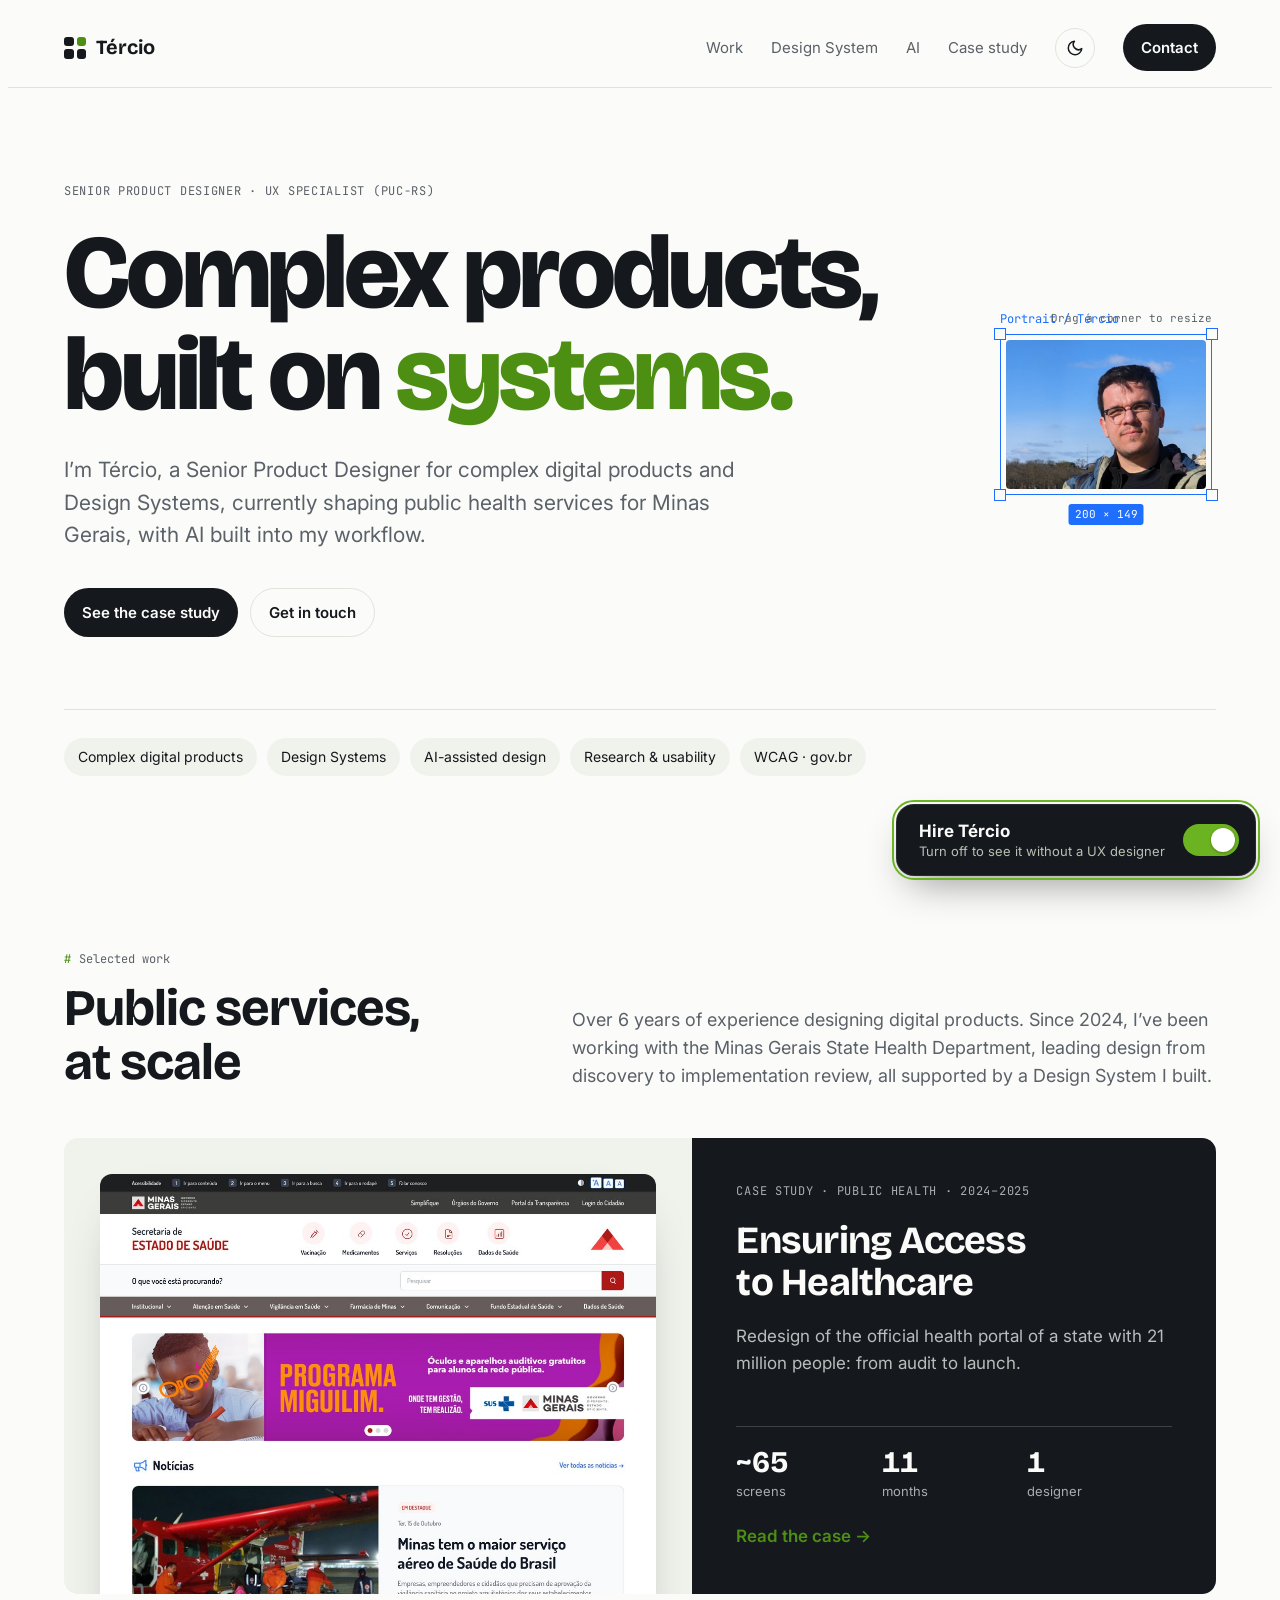
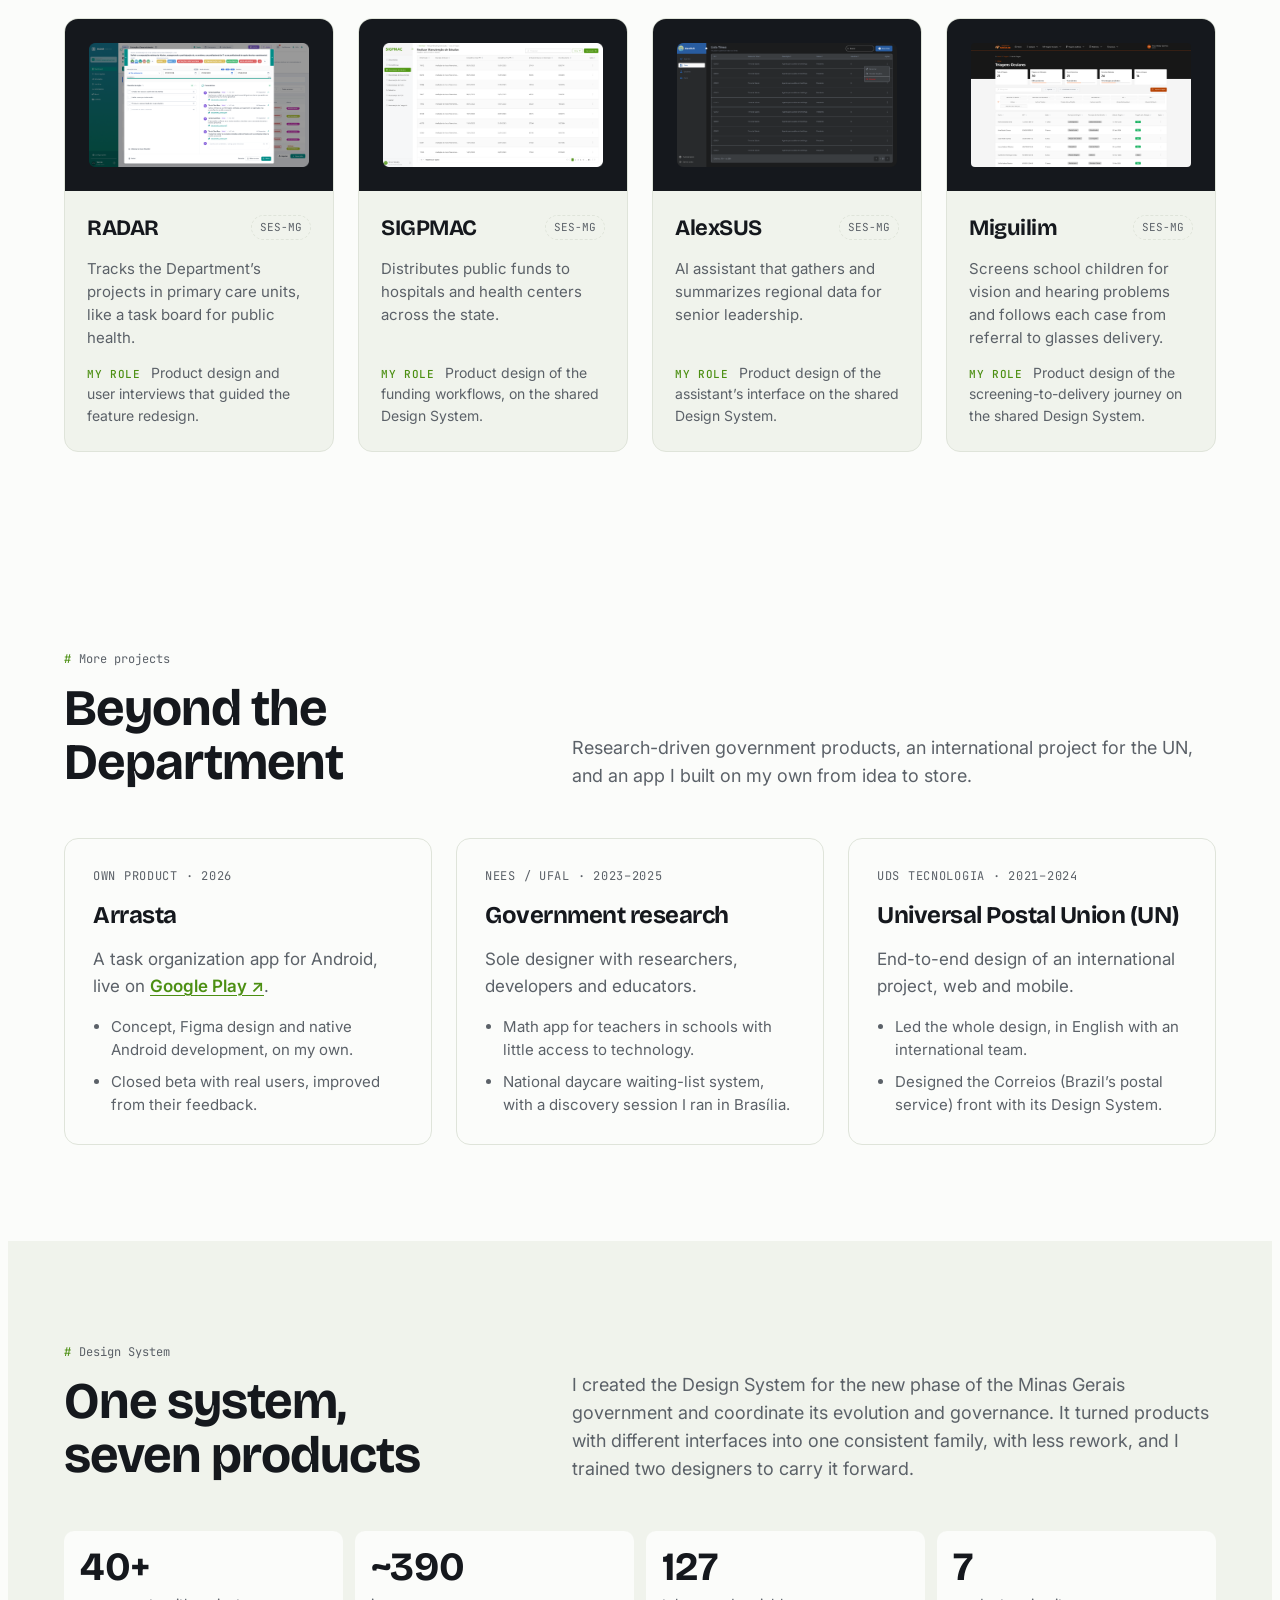
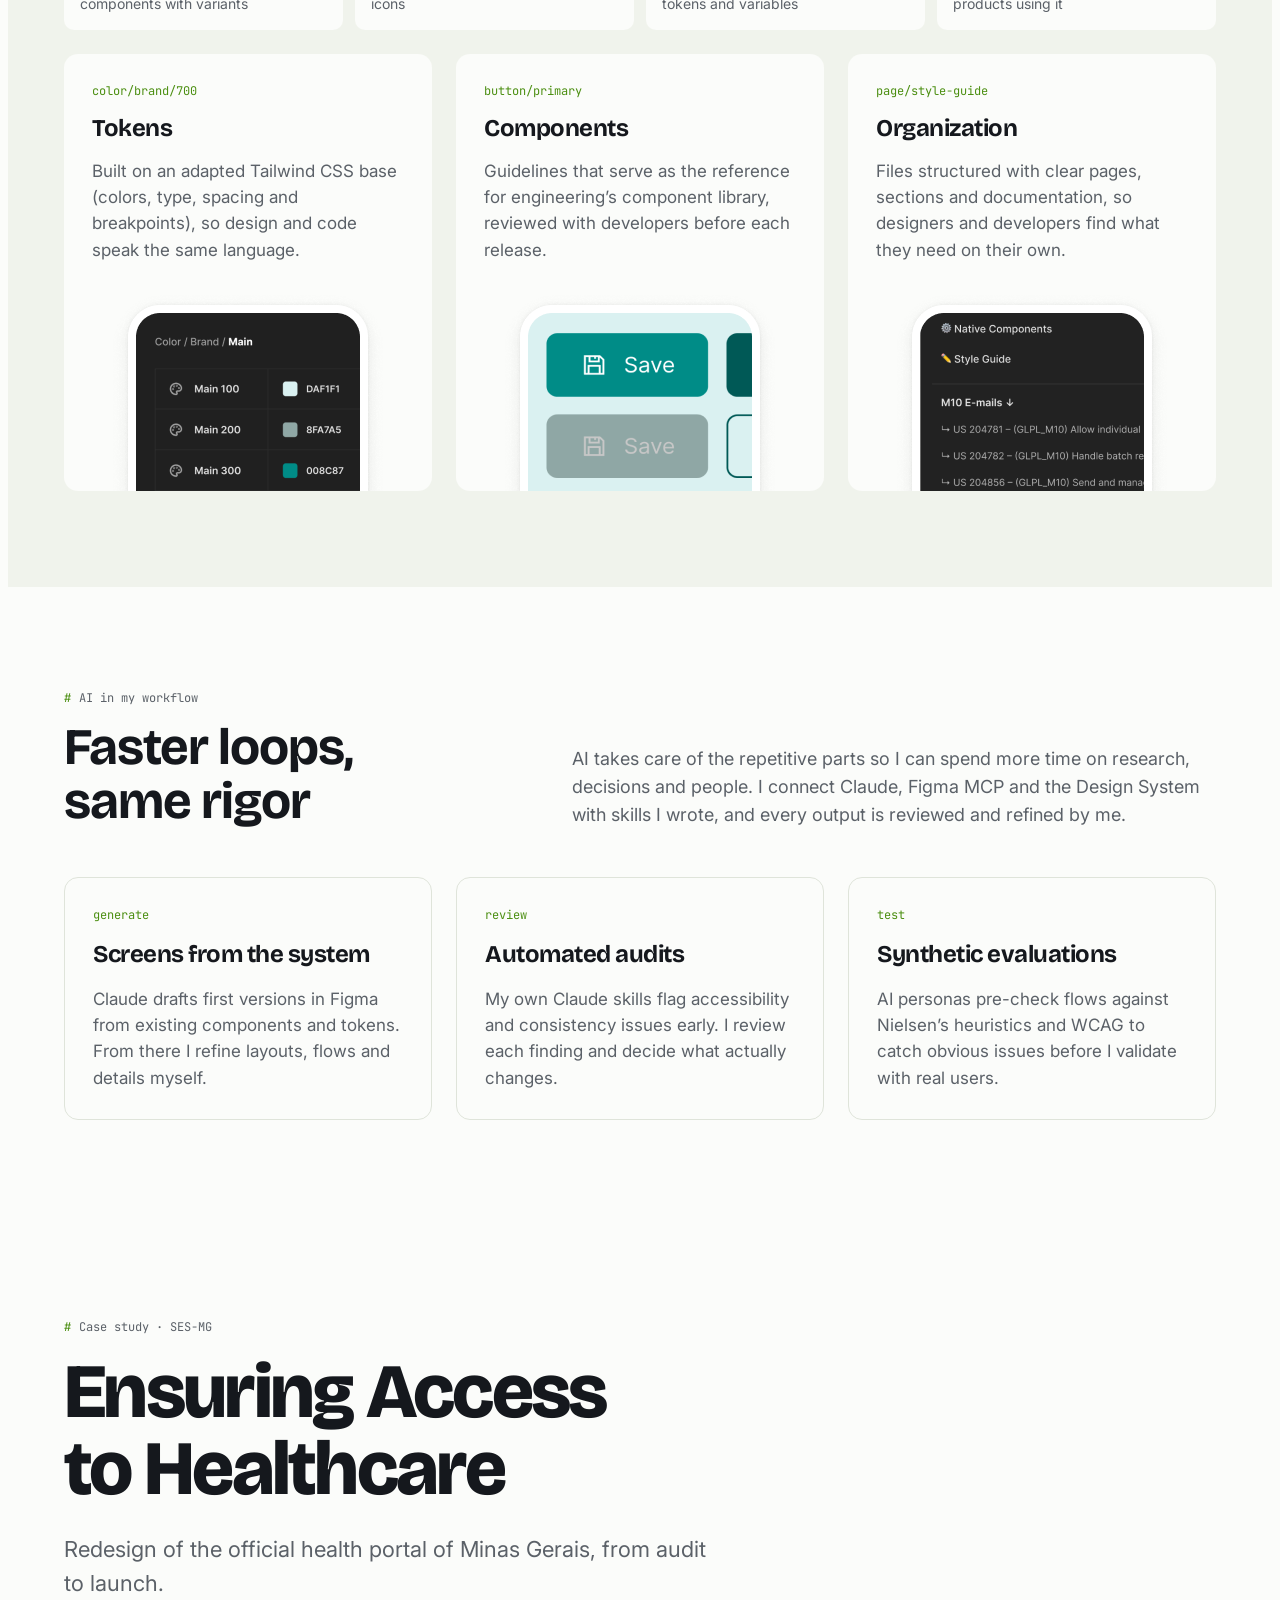
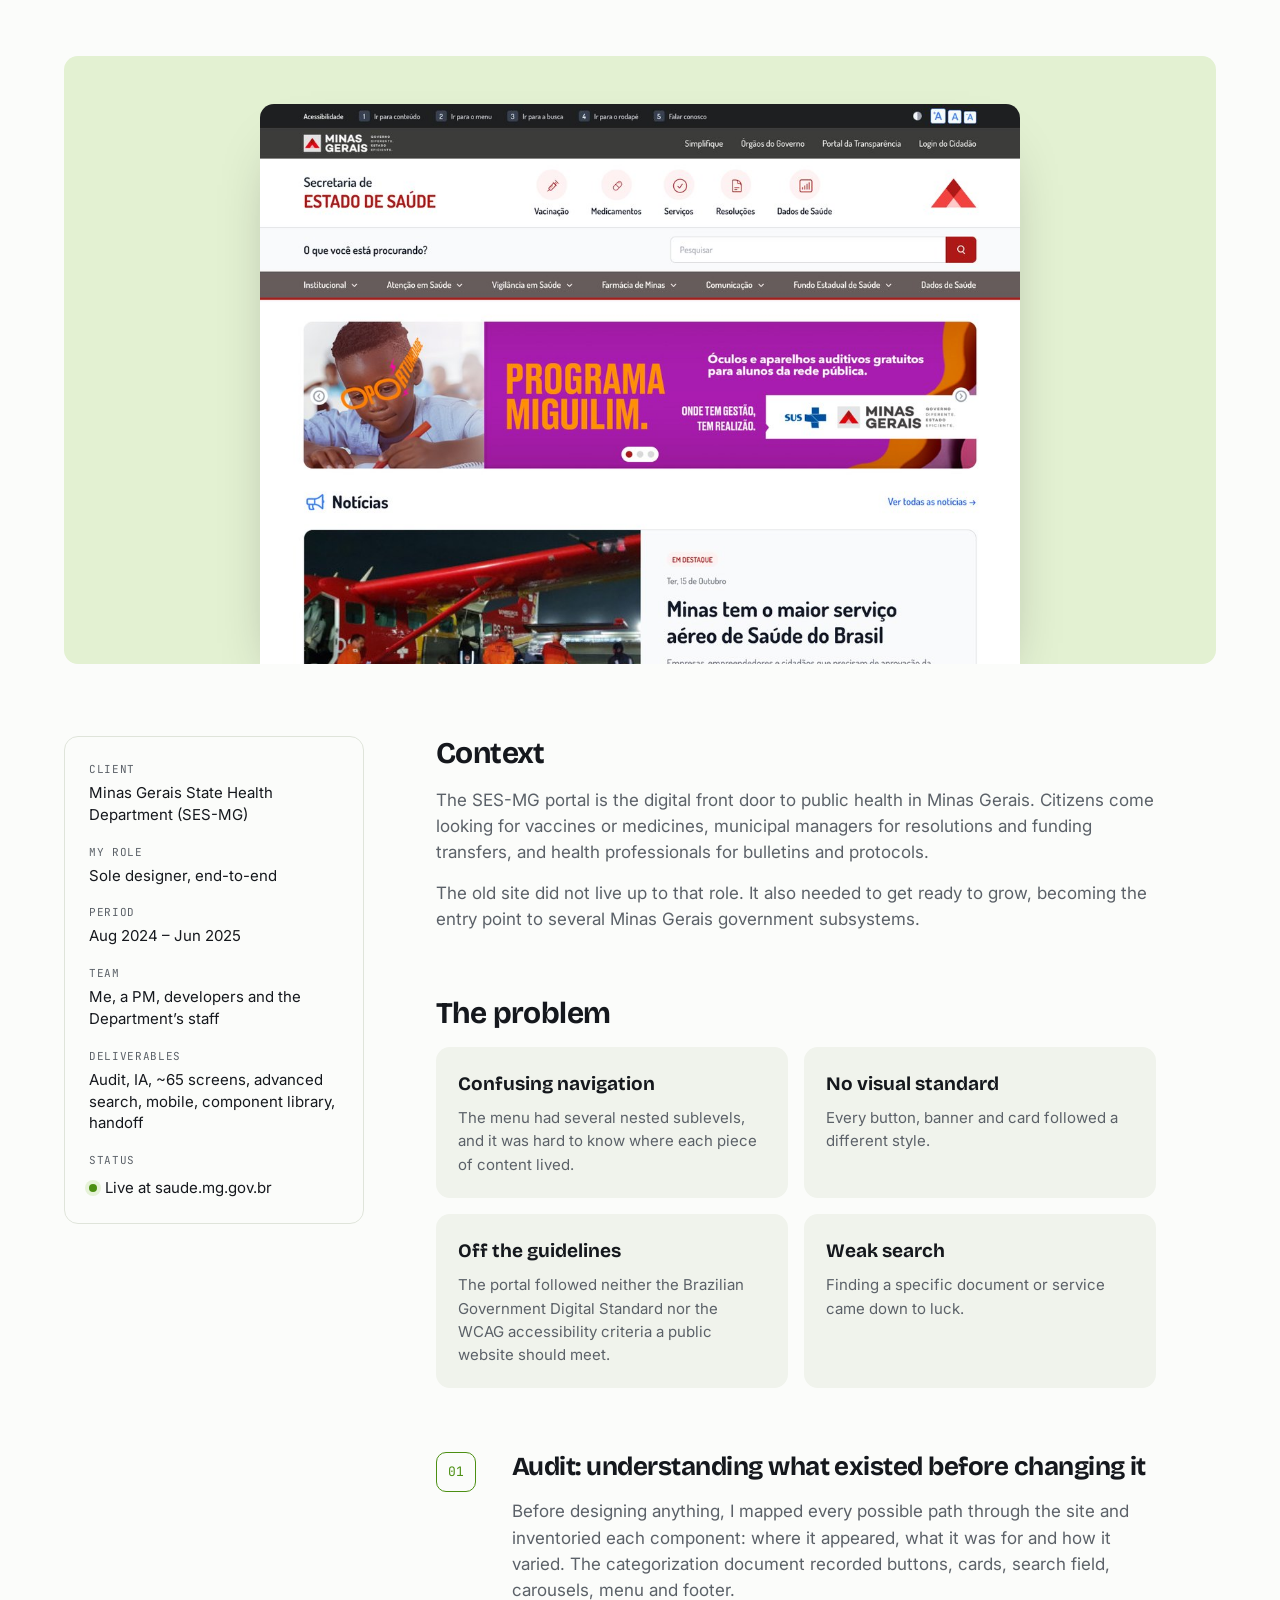
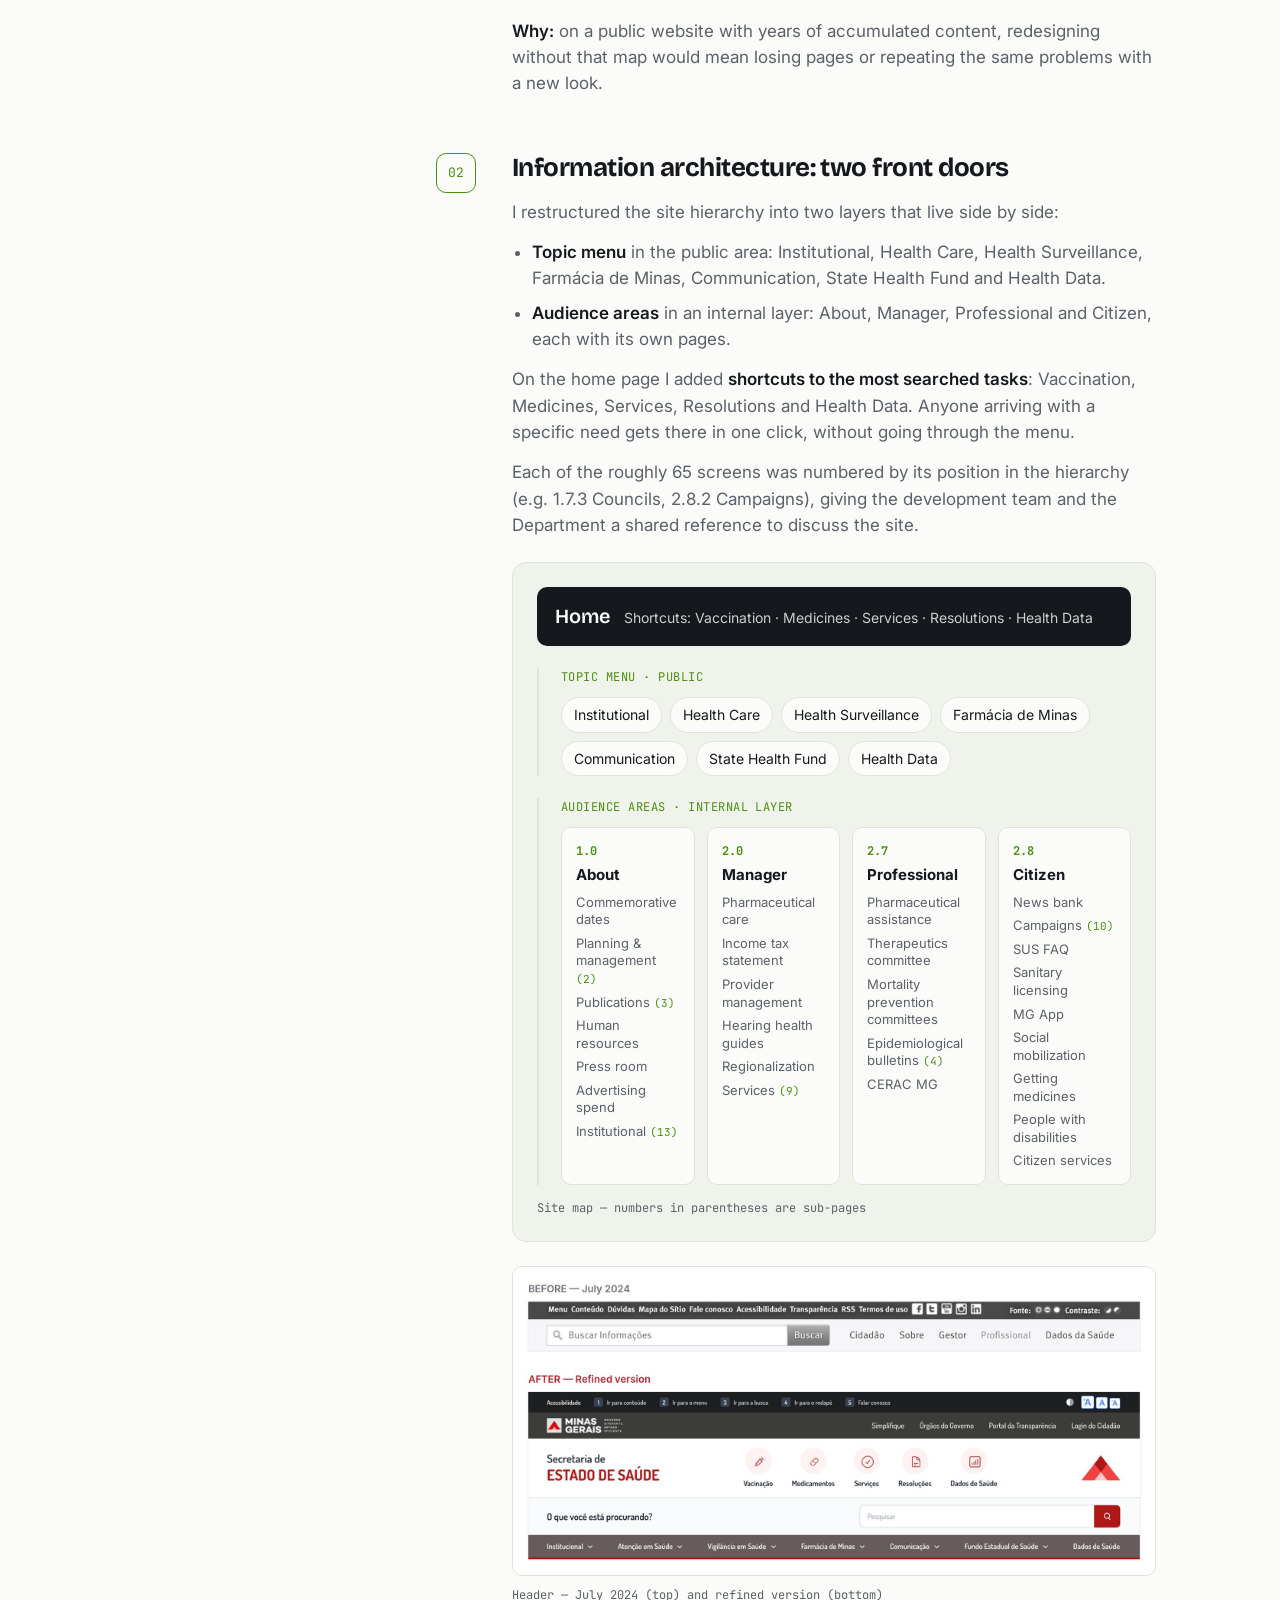
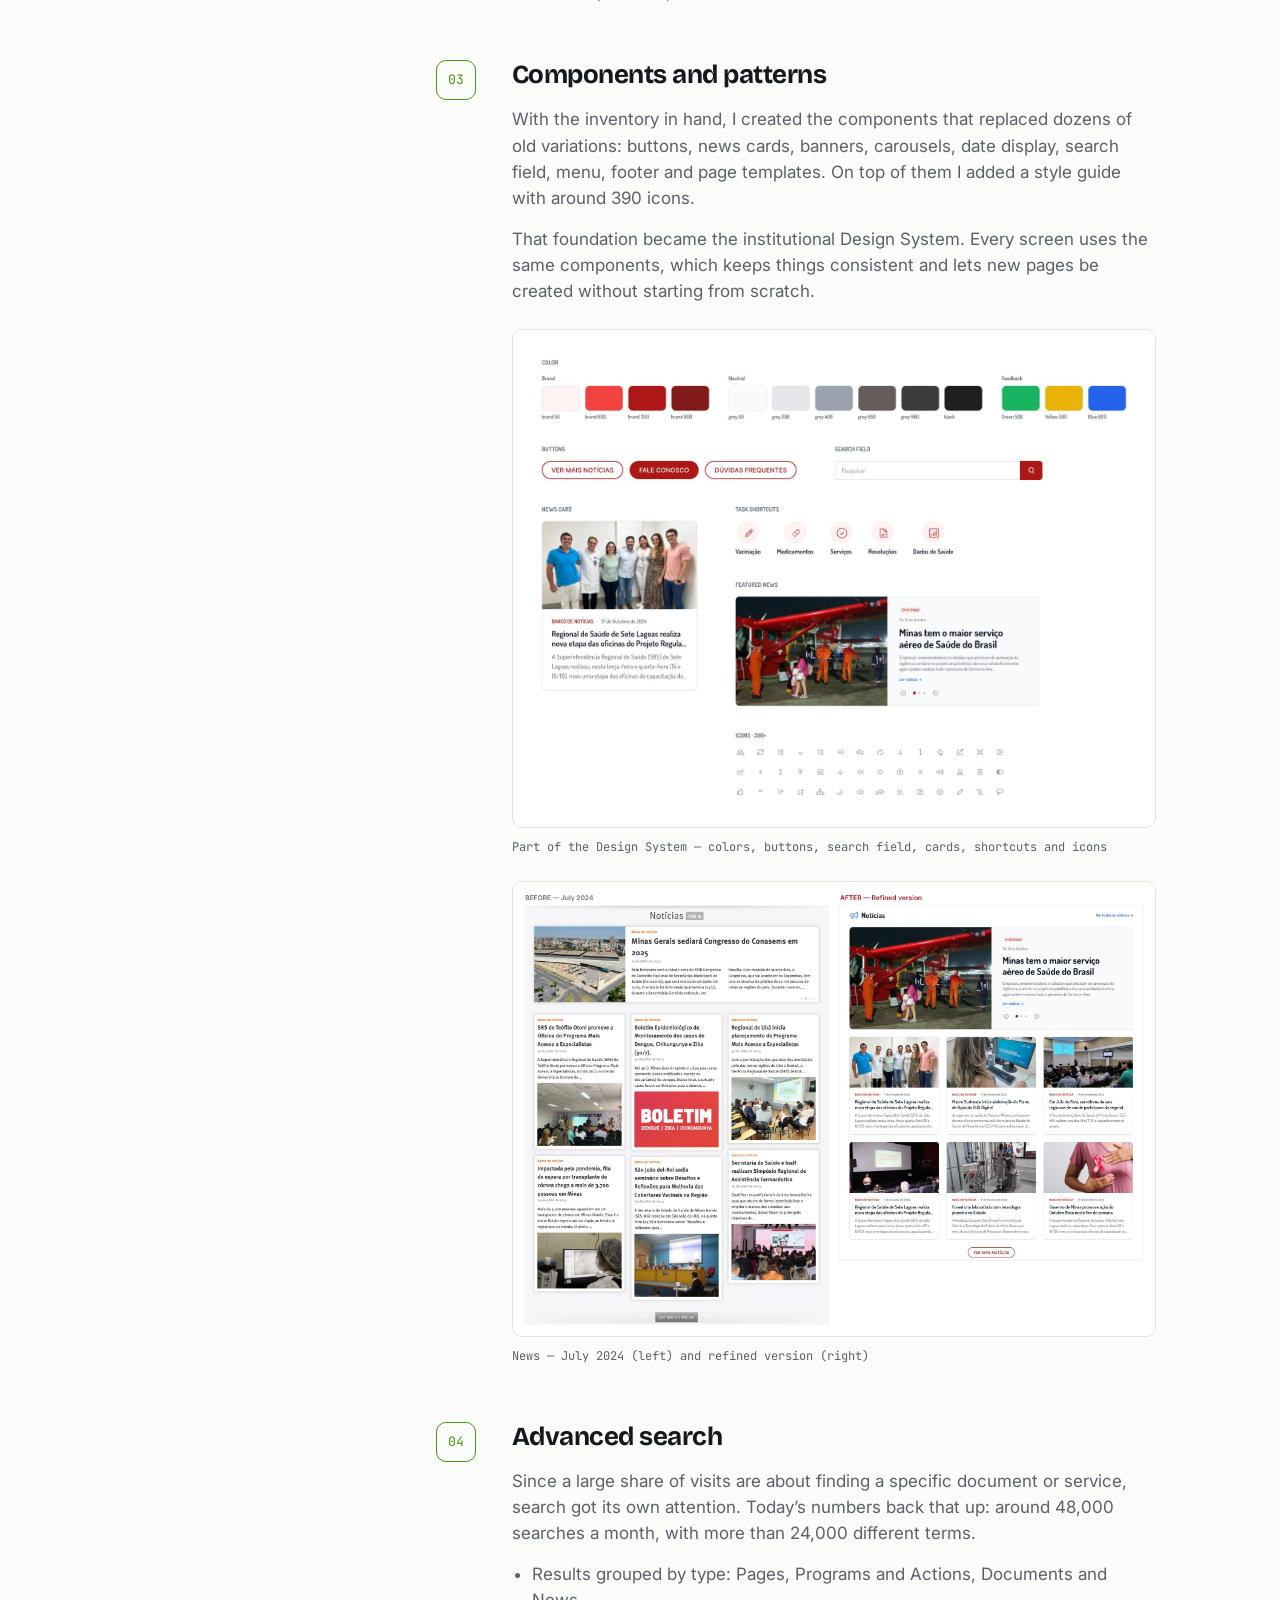
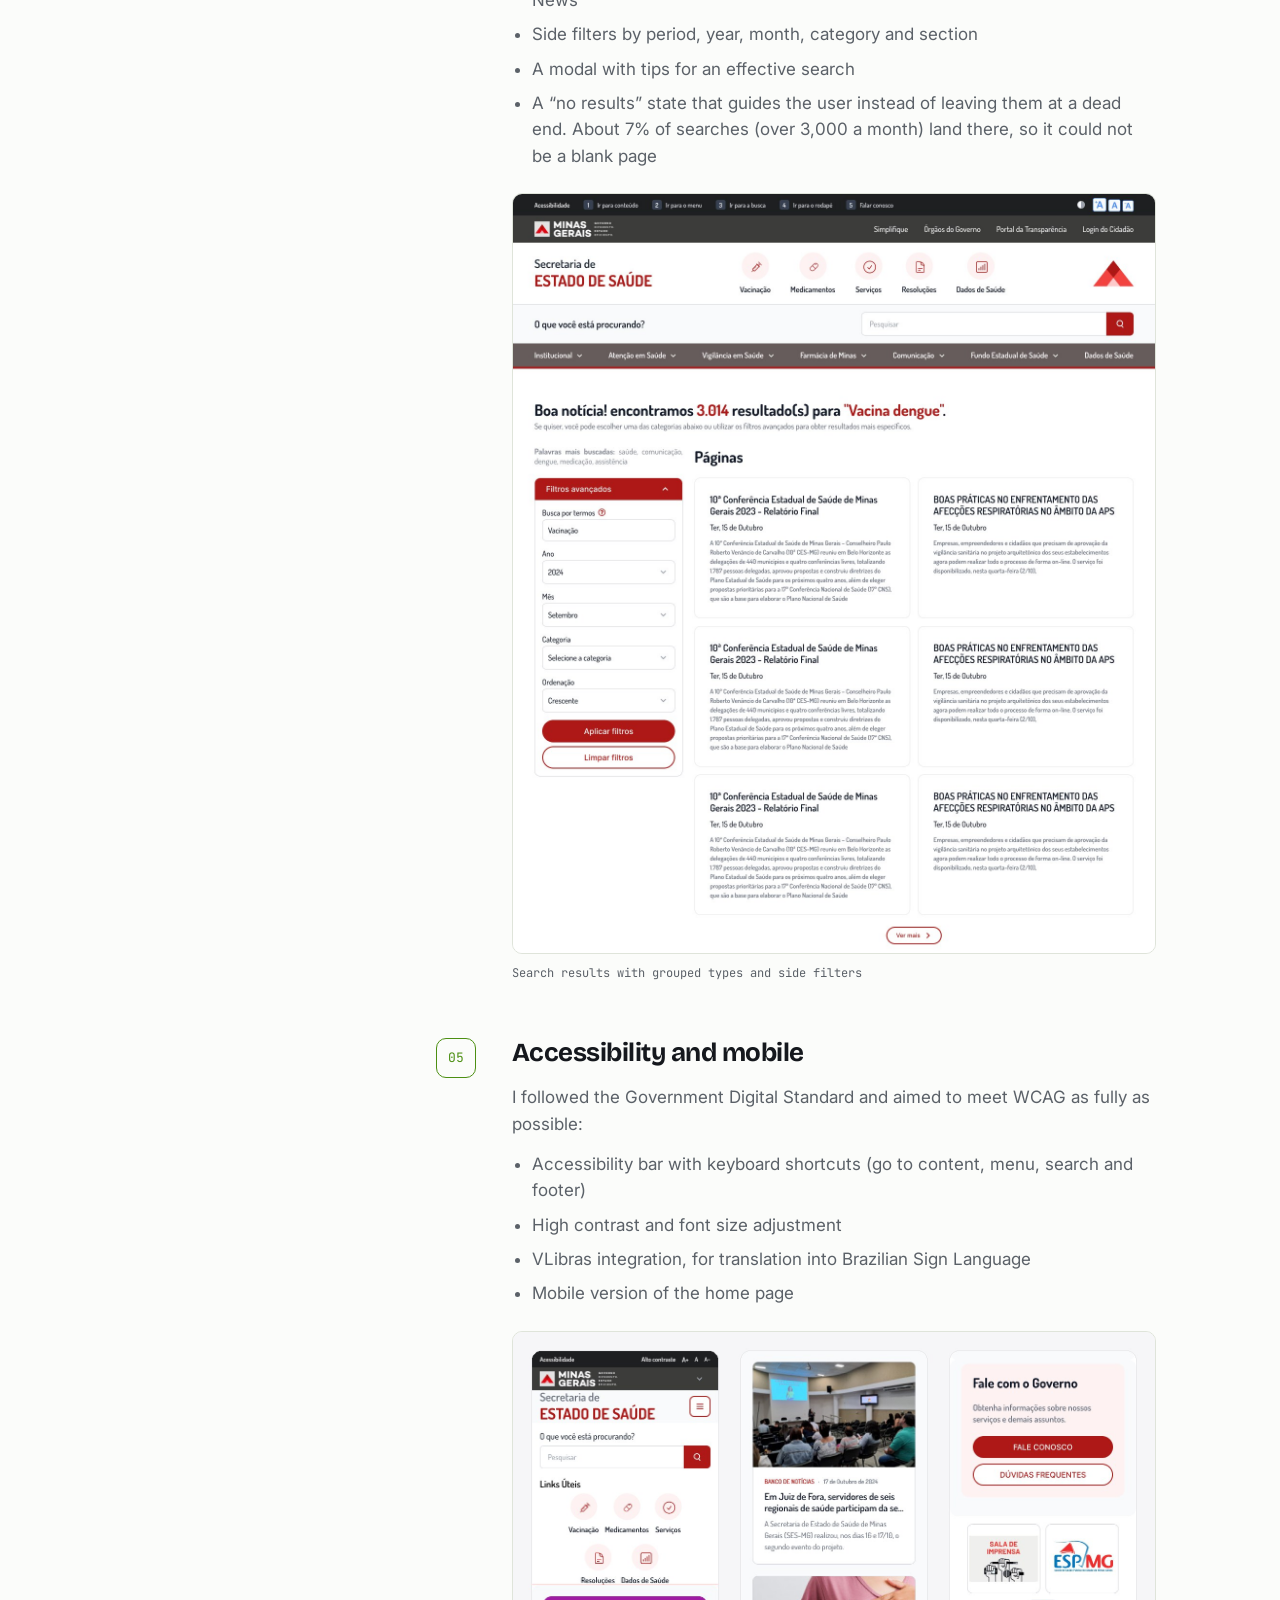
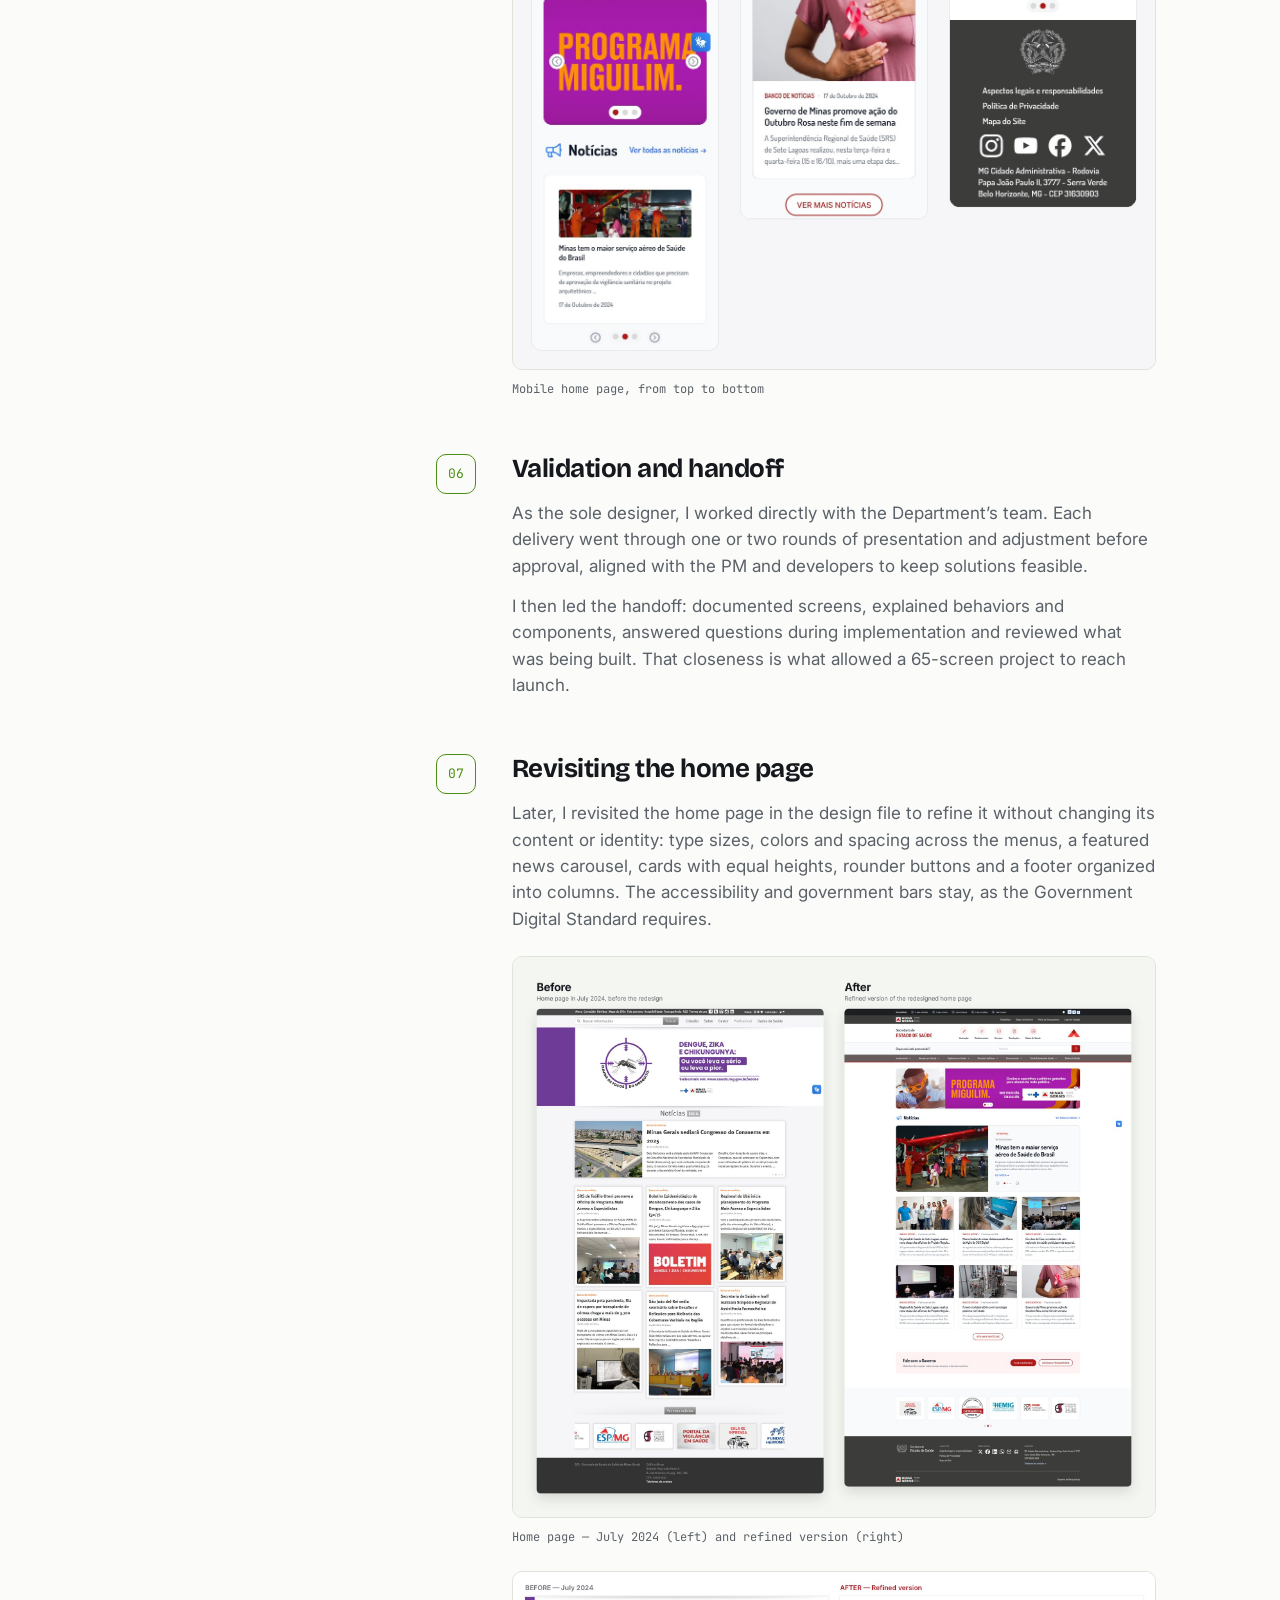
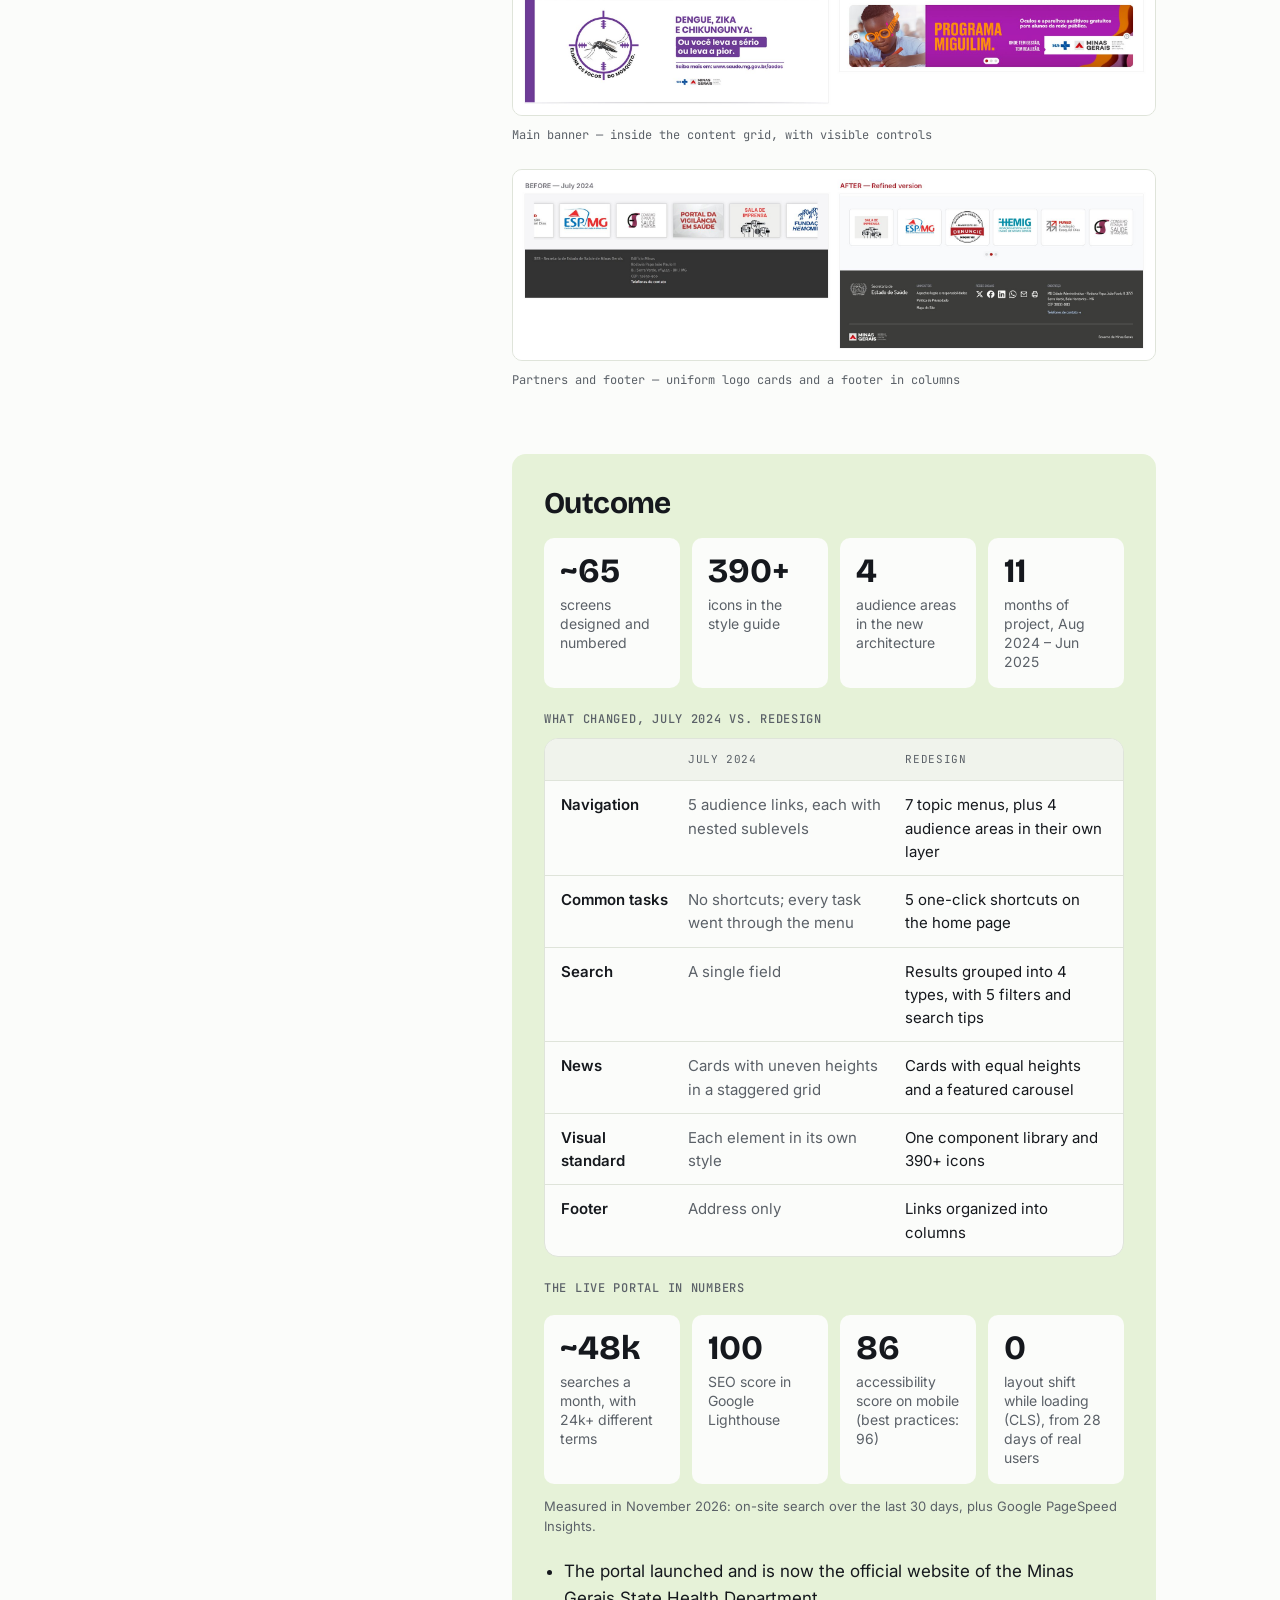
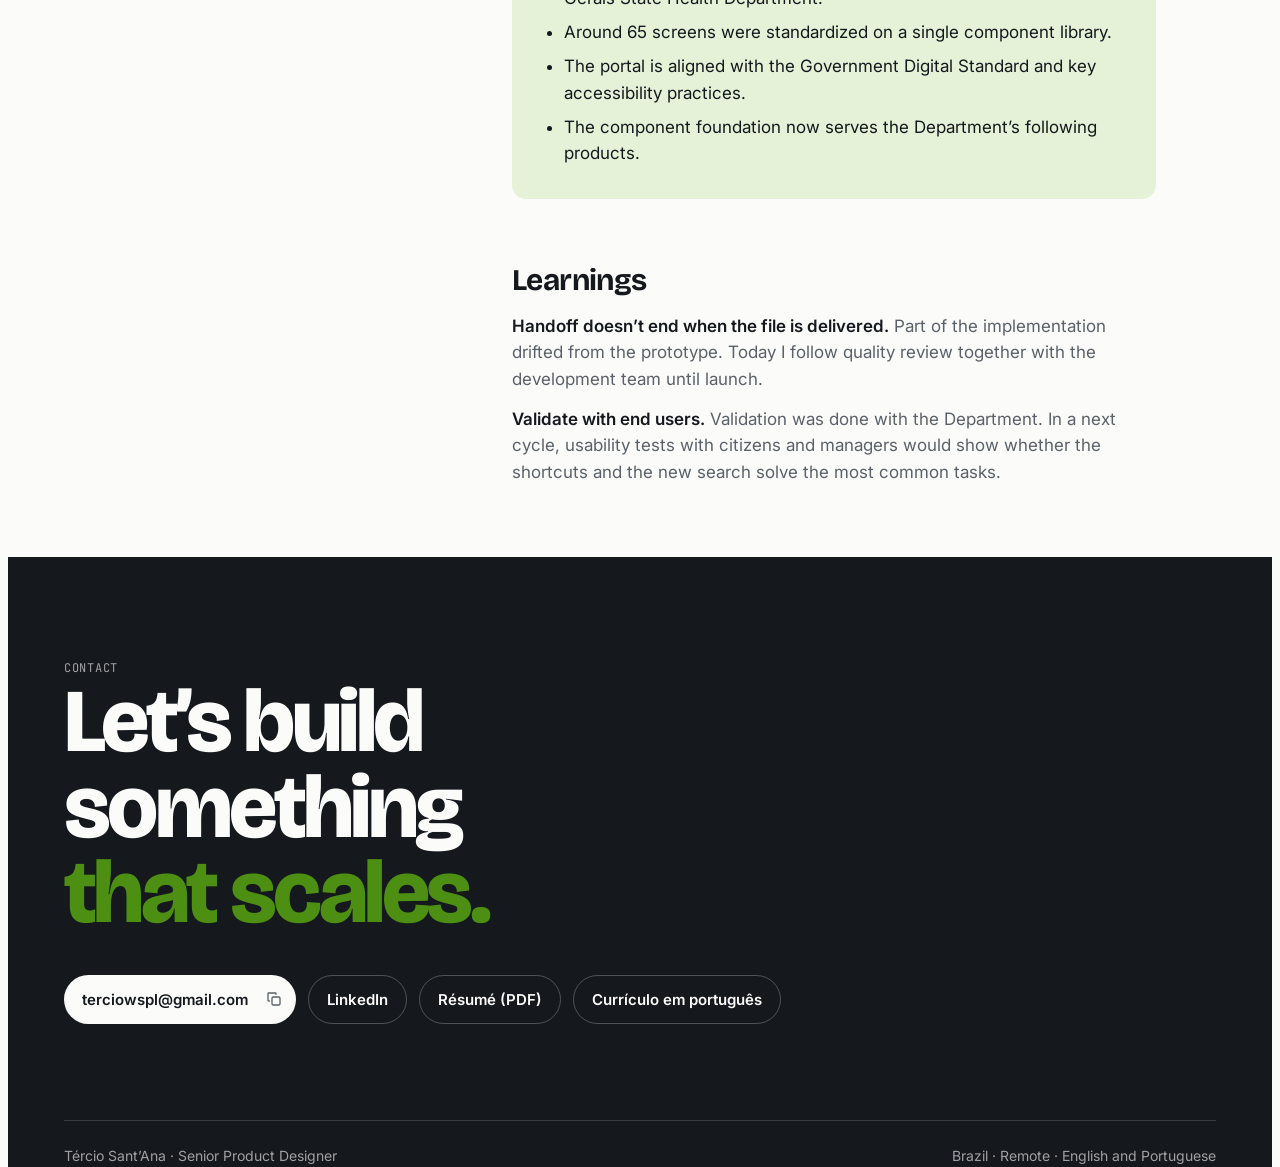
<file: index.html>
<!doctype html><html lang="en"><head><meta charset="utf-8"><meta name="viewport" content="width=device-width, initial-scale=1">
<title>Tércio Sant’Ana · Senior Product Designer</title>
<meta name="description" content="Senior Product Designer for complex digital products and Design Systems, currently shaping public health services for Minas Gerais.">
<link rel="icon" href="assets/favicon.svg" type="image/svg+xml">
<link rel="icon" href="assets/favicon-32.png" sizes="32x32" type="image/png">
<link rel="apple-touch-icon" href="assets/apple-touch-icon.png">
<meta name="claude:viewport-fit-sides" content="cover">
<meta name="robots" content="noindex, nofollow">
<link rel="preconnect" href="https://fonts.googleapis.com">
<link rel="preconnect" href="https://fonts.gstatic.com" crossorigin>
<link href="https://fonts.googleapis.com/css2?family=Bricolage+Grotesque:opsz,wght@12..96,500;12..96,700;12..96,800&family=Inter:wght@400;500;600&family=JetBrains+Mono:wght@500&display=swap" rel="stylesheet">
<style>
/* Layout: 12-column modular grid, Figma-canvas details (frame labels, selection handles, token names) as the one bold motif */
:root {
  --bg: #fbfcfa;
  --surface: #f0f3ec;
  --ink: #15181d;
  --muted: #5b6168;
  --line: #dfe4da;
  --brand: #4c8f12;
  --brand-soft: #e6f2d8;
  --frame: #e3f1d2;
  --select: #1f6fff;
  --on-ink: #fbfcfa;
  --display: "Bricolage Grotesque", "Inter", system-ui, sans-serif;
  --body: "Inter", system-ui, -apple-system, sans-serif;
  --mono: "JetBrains Mono", ui-monospace, "SFMono-Regular", Menlo, monospace;
  --radius: 14px;
  --max: 1200px;
}
@media (prefers-color-scheme: dark) { :root:not([data-theme="light"]) {
  --bg: #111410; --surface: #1a1f18; --ink: #eef1ea; --muted: #a2a99c; --line: #2b3228;
  --brand: #8fd14a; --brand-soft: #23301a; --frame: #28391c; --select: #5b97ff; --on-ink: #111410; color-scheme: dark; } }
:root[data-theme="dark"] {
  --bg: #111410; --surface: #1a1f18; --ink: #eef1ea; --muted: #a2a99c; --line: #2b3228;
  --brand: #8fd14a; --brand-soft: #23301a; --frame: #28391c; --select: #5b97ff; --on-ink: #111410; color-scheme: dark; }

* { box-sizing: border-box; }
html { scroll-behavior: smooth; }
body { background: var(--bg); color: var(--ink); font-family: var(--body); font-size: 17px; line-height: 1.55; -webkit-font-smoothing: antialiased; }
@media (prefers-reduced-motion: reduce) { html { scroll-behavior: auto; } * { transition: none !important; animation: none !important; } }
img { display: block; max-width: 100%; height: auto; }
a { color: inherit; }
a:focus-visible, button:focus-visible { outline: 2px solid var(--select); outline-offset: 3px; border-radius: 4px; }
h1, h2, h3, h4, p, figure, dl, dd { margin: 0; }
h1, h2, h3 { font-family: var(--display); text-wrap: balance; letter-spacing: -0.02em; }

.wrap { max-width: var(--max); margin: 0 auto; padding-left: max(24px, env(safe-area-inset-left, 0px)); padding-right: max(24px, env(safe-area-inset-right, 0px)); }
.label { font-family: var(--mono); font-size: 12px; letter-spacing: .06em; text-transform: uppercase; color: var(--muted); }
.frame-tag { display: inline-flex; align-items: center; gap: 8px; font-family: var(--mono); font-size: 12px; color: var(--muted); }
.frame-tag::before { content: "#"; color: var(--brand); font-weight: 500; }

/* Header */
body::before { content: ""; position: fixed; inset: 0 0 auto; height: env(safe-area-inset-top, 0px); z-index: 20; background: var(--bg); }
.top { position: sticky; top: env(safe-area-inset-top, 0px); z-index: 10; background: color-mix(in srgb, var(--bg) 88%, transparent); backdrop-filter: blur(10px); border-bottom: 1px solid var(--line); }
.top .wrap { display: flex; align-items: center; justify-content: space-between; gap: 16px; padding-block: 16px; }
.mark { display: flex; align-items: center; gap: 10px; font-family: var(--display); font-weight: 700; font-size: 20px; text-decoration: none; }
.mark i { display: grid; grid-template-columns: 1fr 1fr; gap: 3px; width: 22px; }
.mark i b { aspect-ratio: 1; border-radius: 3px; background: var(--ink); }
.mark i b:nth-child(2) { background: var(--brand); }
.nav { display: flex; align-items: center; gap: 28px; font-size: 15px; }
.nav a { text-decoration: none; color: var(--muted); }
.nav a:hover { color: var(--ink); }
.btn { display: inline-flex; align-items: center; gap: 8px; padding: 12px 18px; border-radius: 999px; background: var(--ink); color: var(--on-ink) !important; text-decoration: none; font-weight: 600; font-size: 15px; transition: transform .15s; }
.btn:hover { transform: translateY(-1px); }
.btn--ghost { background: transparent; color: var(--ink) !important; border: 1px solid var(--line); }

.theme { display: inline-grid; place-items: center; width: 40px; height: 40px; border-radius: 999px; border: 1px solid var(--line); background: transparent; color: var(--ink); cursor: pointer; transition: background .2s; }
.theme:hover { background: var(--surface); }
.theme .i-sun { display: none; }
.is-dark .theme .i-sun { display: block; }
.is-dark .theme .i-moon { display: none; }

/* Hero */
.hero { padding-block: 88px 72px; }
.hero__grid { --mw: 440px; display: grid; grid-template-columns: minmax(0, 1fr) var(--mw); gap: 64px; align-items: center; }
.hero__grid > * { min-width: 0; }
.hero__text { container-type: inline-size; }
.hero h1 { font-size: clamp(34px, 12.5cqi, 104px); line-height: .98; font-weight: 800; letter-spacing: -0.035em; margin: 20px 0 28px; }
.hero h1 em { font-style: normal; color: var(--brand); }
.hero p.lede { font-size: clamp(15px, 2.9cqi, 21px); color: var(--muted); max-width: 34em; }
.hero__cta { display: flex; flex-wrap: wrap; gap: 12px; margin-top: 36px; }

.selected { position: relative; margin: 26px 10px 10px; touch-action: none; }
.selected img { width: 100%; aspect-ratio: 576/430; object-fit: cover; object-position: 50% 30%; border-radius: 4px; user-select: none; -webkit-user-drag: none; }
.selected::after { content: ""; position: absolute; inset: -6px; border: 1.5px solid var(--select); pointer-events: none; }
.selected .h { position: absolute; width: 12px; height: 12px; padding: 0; background: var(--bg); border: 1.5px solid var(--select); z-index: 2; cursor: nwse-resize; touch-action: none; transition: transform .15s; }
.selected .h::before { content: ""; position: absolute; inset: -12px; }
.selected .h:hover, .selected .h:focus-visible, .selected.is-dragging .h { transform: scale(1.35); }
.h.tr, .h.bl { cursor: nesw-resize; }
.h.tl { top: -12px; left: -12px; } .h.tr { top: -12px; right: -12px; } .h.bl { bottom: -12px; left: -12px; } .h.br { bottom: -12px; right: -12px; }
.selected .name { position: absolute; top: -30px; left: -6px; font-family: var(--mono); font-size: 12px; color: var(--select); }
.selected .hint { position: absolute; top: -30px; right: -6px; font-family: var(--mono); font-size: 11px; color: var(--muted); transition: opacity .3s; }
.selected.used .hint { opacity: 0; }
.selected .size { position: absolute; bottom: -36px; left: 50%; transform: translateX(-50%); font-family: var(--mono); font-size: 11px; color: #fff; background: var(--select); padding: 2px 6px; border-radius: 3px; white-space: nowrap; font-variant-numeric: tabular-nums; }

.focus { display: flex; flex-wrap: wrap; gap: 10px; margin-top: 72px; padding-top: 28px; border-top: 1px solid var(--line); }
.focus span { font-size: 14px; padding: 8px 14px; border-radius: 999px; background: var(--surface); }

/* Sections */
section { scroll-margin-top: 80px; }
.sec { padding-block: 96px; }
.sec__head { display: grid; grid-template-columns: 5fr 7fr; gap: 48px; align-items: end; margin-bottom: 48px; }
.sec__head > * { min-width: 0; }
.sec__head h2 { font-size: clamp(34px, 4vw, 52px); line-height: 1.05; font-weight: 700; margin-top: 12px; }
.sec__head p { color: var(--muted); font-size: 18px; max-width: 36em; }

/* Work */
.work { display: grid; grid-template-columns: repeat(12, minmax(0, 1fr)); gap: 24px; }
/* Small tiles, rows always symmetric: 3 or 6 = 3 per row, 4 = one row of 4, 5 = 3 + 2 centered */
@media (min-width: 961px) {
  .work > .tile { grid-column: span 4; }
  .work:has(> .tile:nth-of-type(4)):not(:has(> .tile:nth-of-type(5))) > .tile { grid-column: span 3; }
  .work:has(> .tile:nth-of-type(5)):not(:has(> .tile:nth-of-type(6))) > .tile:nth-of-type(4) { grid-column: 3 / span 4; }
}
.feat { grid-column: 1 / -1; display: grid; grid-template-columns: 6fr 5fr; background: transparent; isolation: isolate; color: var(--on-ink); border-radius: var(--radius); overflow: hidden; text-decoration: none; }
.feat__img { background: var(--surface); overflow: hidden; padding: 36px 36px 0; display: flex; align-items: flex-end; min-height: 100%; }
.feat__img img { width: 100%; height: 470px; margin-bottom: -50px; object-fit: cover; object-position: 50% 0%; border-radius: 12px 12px 0 0; box-shadow: 0 24px 50px -28px rgba(0,0,0,.45); transition: transform .6s cubic-bezier(.2,.7,.2,1); }
.feat:hover .feat__img img { transform: translateY(-28px); }
.feat__body { background: var(--ink); padding: 44px; display: flex; flex-direction: column; gap: 20px; min-width: 0; }
.feat__body .label { color: color-mix(in srgb, var(--on-ink) 65%, transparent); }
.feat h3 { font-size: clamp(28px, 3vw, 40px); line-height: 1.08; font-weight: 700; }
.feat p { color: color-mix(in srgb, var(--on-ink) 72%, transparent); }
.stats { display: grid; grid-template-columns: repeat(3, 1fr); gap: 1px; margin-top: auto; border-top: 1px solid color-mix(in srgb, var(--on-ink) 18%, transparent); padding-top: 20px; }
.stats b { display: block; font-family: var(--display); font-size: 30px; font-weight: 700; line-height: 1; font-variant-numeric: tabular-nums; }
.stats span { font-size: 13px; color: color-mix(in srgb, var(--on-ink) 65%, transparent); }
.feat .more { font-weight: 600; color: var(--brand); }

.tile { display: flex; flex-direction: column; min-width: 0; background: var(--surface); border: 1px solid var(--line); border-radius: var(--radius); overflow: hidden; }
.tile__img { background: var(--ink); padding: 24px; display: flex; align-items: center; justify-content: center; }
.tile__img img { display: block; width: 100%; aspect-ratio: 16/9; object-fit: cover; object-position: top left; border-radius: 4px; }
.tile__body { display: flex; flex-direction: column; gap: 12px; flex: 1; padding: 20px 22px 24px; }
.tile h3 { font-size: 22px; font-weight: 700; }
.tile p { color: var(--muted); font-size: 15px; }
.tile .row { display: flex; justify-content: space-between; align-items: center; gap: 12px; }
.soon { font-family: var(--mono); font-size: 11px; color: var(--muted); border: 1px dashed var(--line); padding: 3px 8px; border-radius: 999px; white-space: nowrap; }

/* Process */
.process { background: var(--surface); }
.blocks { display: grid; grid-template-columns: repeat(3, 1fr); gap: 24px; }
.block { background: var(--bg); border-radius: var(--radius); padding: 28px 28px 0; display: flex; flex-direction: column; gap: 10px; overflow: hidden; min-width: 0; }
.block h3 { font-size: 24px; font-weight: 700; }
.block p { color: var(--muted); }
.block code { font-family: var(--mono); font-size: 12px; color: var(--brand); }
.block img { margin: 18px auto 0; width: 278px; }

/* Case */
.case-hero { padding-block: 96px 56px; text-align: left; }
.case-hero h2 { font-size: clamp(40px, 6vw, 80px); line-height: 1; font-weight: 800; letter-spacing: -0.035em; max-width: 12ch; margin: 16px 0 24px; }
.case-hero p { font-size: 22px; color: var(--muted); max-width: 30em; }
.case-cover { border-radius: var(--radius); overflow: hidden; background: var(--frame); padding: 48px 48px 0; }
.case-cover img { margin: 0 auto; width: min(760px, 100%); border-radius: 14px 14px 0 0; box-shadow: 0 30px 60px -30px rgba(0,0,0,.45); max-height: 560px; object-fit: cover; object-position: top; }

.case-layout { display: grid; grid-template-columns: 300px 1fr; gap: 72px; padding-block: 72px; align-items: start; }
.case-layout > * { min-width: 0; }
.facts { position: sticky; top: 96px; display: flex; flex-direction: column; gap: 18px; padding: 24px; border: 1px solid var(--line); border-radius: var(--radius); }
.facts dt { font-family: var(--mono); font-size: 11px; letter-spacing: .06em; text-transform: uppercase; color: var(--muted); margin-bottom: 4px; }
.facts dd { font-size: 15px; line-height: 1.45; }
.facts .live { display: inline-flex; align-items: center; gap: 8px; }
.facts .live::before { content: ""; width: 8px; height: 8px; border-radius: 50%; background: var(--brand); box-shadow: 0 0 0 4px var(--brand-soft); }

.story { display: flex; flex-direction: column; gap: 64px; max-width: 720px; }
.story h3 { font-size: 30px; line-height: 1.15; font-weight: 700; margin-bottom: 16px; }
.story p, .story li { color: var(--muted); }
.story p + p, .story ul + p { margin-top: 14px; }
.story strong { color: var(--ink); font-weight: 600; }
.story ul { margin: 14px 0 0; padding-left: 20px; display: flex; flex-direction: column; gap: 8px; }
.summary { font-family: var(--display); font-size: 28px; line-height: 1.25; font-weight: 500; color: var(--ink) !important; }

.problems { display: grid; grid-template-columns: 1fr 1fr; gap: 16px; margin-top: 8px; }
.problem { padding: 22px; border-radius: var(--radius); background: var(--surface); min-width: 0; }
.problem h4 { font-family: var(--display); font-size: 19px; margin: 0 0 8px; }
.problem p { font-size: 15px; }

.steps { display: flex; flex-direction: column; gap: 56px; counter-reset: step; }
.step { display: grid; grid-template-columns: 56px 1fr; gap: 20px; }
.step > div { min-width: 0; }
.step .n { font-family: var(--mono); font-size: 13px; color: var(--brand); width: 40px; height: 40px; border-radius: 10px; border: 1.5px solid var(--brand); display: grid; place-items: center; }
.step h3 { font-size: 26px; }

.fig { margin-top: 24px; }
.fig img { width: 100%; border-radius: 10px; border: 1px solid var(--line); background: #fff; }
.fig figcaption { margin-top: 10px; font-family: var(--mono); font-size: 12px; color: var(--muted); }
.wide-fig { padding-bottom: 24px; }
.wide-fig img { width: 100%; border-radius: var(--radius); border: 1px solid var(--line); }
.wide-fig figcaption { margin-top: 10px; font-family: var(--mono); font-size: 12px; color: var(--muted); }

.ia { margin-top: 24px; padding: 24px; border: 1px solid var(--line); border-radius: var(--radius); background: var(--surface); }
.ia__root { display: flex; flex-wrap: wrap; align-items: baseline; gap: 6px 14px; padding: 14px 18px; border-radius: 10px; background: var(--ink); color: var(--on-ink); }
.ia__root b { font-family: var(--display); font-size: 20px; font-weight: 600; }
.ia__root span { font-size: 14px; opacity: .8; }
.ia__branch { position: relative; margin-top: 22px; padding-left: 22px; border-left: 2px solid var(--line); }
.ia__label { display: block; font-family: var(--mono); font-size: 12px; letter-spacing: .04em; text-transform: uppercase; color: var(--brand); margin-bottom: 10px; }
.ia ul { list-style: none; margin: 0; padding: 0; }
.story .ia ul { padding: 0; margin: 0; }
.ia__chips { display: flex !important; flex-wrap: wrap; gap: 8px !important; flex-direction: row !important; }
.ia__chips li { font-size: 14px; color: var(--ink) !important; padding: 6px 12px; border-radius: 999px; background: var(--bg); border: 1px solid var(--line); }
.ia__aud { display: grid; grid-template-columns: repeat(4, minmax(0, 1fr)); gap: 12px; }
.ia__col { padding: 14px; border-radius: 10px; background: var(--bg); border: 1px solid var(--line); min-width: 0; }
.ia__col b { display: block; font-size: 15px; color: var(--ink); margin-bottom: 8px; }
.ia__col b i { display: block; font-style: normal; font-family: var(--mono); font-size: 12px; color: var(--brand); margin-bottom: 2px; }
.ia__col ul { gap: 6px !important; }
.ia__col li { font-size: 13px; line-height: 1.35; }
.ia__col li em { font-style: normal; font-family: var(--mono); font-size: 11px; color: var(--brand); }
.ia figcaption { margin-top: 14px; font-family: var(--mono); font-size: 12px; color: var(--muted); }
@media (max-width: 960px) { .ia__aud { grid-template-columns: repeat(2, minmax(0, 1fr)); } }
@media (max-width: 480px) { .ia { padding: 16px; } .ia__aud { grid-template-columns: 1fr; } .ia__branch { padding-left: 14px; } }

.kpis { display: grid; grid-template-columns: repeat(4, minmax(0,1fr)); gap: 12px; margin: 18px 0 22px; }
.kpi { background: var(--bg); border-radius: 10px; padding: 16px; min-width: 0; }
.kpi b { display: block; font-family: var(--display); font-size: 34px; line-height: 1; color: var(--ink); }
.kpi-note { margin: -10px 0 22px; font-size: 13px; color: var(--muted); }
.kpi span { display: block; margin-top: 8px; font-size: 14px; line-height: 1.35; color: var(--muted); }
@media (max-width: 640px) { .kpis { grid-template-columns: repeat(2, minmax(0,1fr)); } }

/* More projects, AI */
.cards { display: grid; grid-template-columns: repeat(3, minmax(0,1fr)); gap: 24px; }
.pcard { border: 1px solid var(--line); border-radius: var(--radius); padding: 28px; display: flex; flex-direction: column; gap: 12px; min-width: 0; background: var(--bg); }
.pcard h3 { font-size: 24px; font-weight: 700; }
.pcard p { color: var(--muted); }
.pcard ul { margin: 4px 0 0; padding-left: 18px; display: flex; flex-direction: column; gap: 8px; color: var(--muted); font-size: 15px; }
.pcard code { font-family: var(--mono); font-size: 12px; color: var(--brand); }
.plink { color: var(--brand); font-weight: 600; text-decoration: underline; text-underline-offset: 3px; text-decoration-thickness: 1px; }
.plink:hover { text-decoration-thickness: 2px; }
.tile .role { font-size: 14px; margin-top: auto; }
.tile .role b { font-family: var(--mono); font-size: 11px; font-weight: 500; text-transform: uppercase; letter-spacing: .06em; color: var(--brand); margin-right: 6px; }
.chips { list-style: none; padding: 0; margin: 32px 0 0; display: flex; flex-wrap: wrap; gap: 8px; }
.chips li { font-size: 14px; padding: 7px 13px; border-radius: 999px; background: var(--bg); border: 1px solid var(--line); }
.kpis--ds { margin: 0 0 24px; }
.ba__title { font-family: var(--mono); font-size: 12px; font-weight: 500; letter-spacing: .06em; text-transform: uppercase; color: var(--muted); margin: 8px 0 10px; }
.ba { background: var(--bg); border: 1px solid var(--line); border-radius: var(--radius); overflow: hidden; margin-bottom: 22px; font-size: 15px; }
.ba__row { display: grid; grid-template-columns: 1.1fr 2fr 2fr; gap: 16px; padding: 12px 16px; border-top: 1px solid var(--line); }
.ba__row:first-child { border-top: 0; }
.ba__row b { font-weight: 600; }
.ba__row span { color: var(--muted); }
.ba__row span:last-child { color: var(--ink); }
.ba__head { background: var(--surface); font-family: var(--mono); font-size: 11px; text-transform: uppercase; letter-spacing: .06em; }
.ba__head span, .ba__head span:last-child { color: var(--muted); }
@media (max-width: 640px) { .ba__row { grid-template-columns: 1fr 1fr; row-gap: 4px; } .ba__row > :first-child { grid-column: 1 / -1; } .ba__head > :first-child { display: none; } }

.kpis--ds .kpi b { font-size: 40px; }
.a11y { display: grid; grid-template-columns: 5fr 7fr; gap: 48px; align-items: center; margin-top: 48px; padding: 28px; border-radius: var(--radius); background: var(--surface); }
.a11y h3 { font-size: 26px; font-weight: 700; margin-top: 8px; }
.a11y .chips { margin: 0; }
@media (max-width: 960px) { .cards { grid-template-columns: 1fr; } .a11y { grid-template-columns: 1fr; gap: 20px; } }

.ai-fig { margin-top: 32px; }
.ai-fig img { width: 100%; border-radius: var(--radius); border: 1px solid var(--line); background: #fff; }
.ai-fig figcaption { margin-top: 10px; font-family: var(--mono); font-size: 12px; color: var(--muted); }
/* Scroll reveal */
.anim .reveal { opacity: 0; transform: translateY(24px); transition: opacity .7s ease, transform .7s cubic-bezier(.2,.7,.2,1); transition-delay: var(--d, 0s); }
.anim .reveal.in { opacity: 1; transform: none; }
.block img { transition: transform .4s cubic-bezier(.2,.7,.2,1); }
@media (prefers-reduced-motion: reduce) { .anim .reveal { opacity: 1; transform: none; } }

.outcome { background: var(--brand-soft); border-radius: var(--radius); padding: 32px; }
.outcome, .outcome + div { margin-left: 76px; }
.outcome li { color: var(--ink); }

/* Contact */
.contact { background: var(--ink); color: var(--on-ink); }
.contact .wrap { padding-block: 96px 48px; }
.contact h2 { font-size: clamp(44px, 7vw, 96px); line-height: .95; font-weight: 800; letter-spacing: -0.04em; max-width: 10ch; }
.contact h2 em { font-style: normal; color: var(--brand); }
.contact__row { display: flex; flex-wrap: wrap; gap: 12px; margin-top: 40px; }
.contact .btn { background: var(--on-ink); color: var(--ink) !important; }
.contact .btn--ghost { background: transparent; color: var(--on-ink) !important; border-color: color-mix(in srgb, var(--on-ink) 25%, transparent); }
.mailgrp { display: inline-flex; align-items: center; gap: 2px; padding: 4px 4px 4px 18px; border-radius: 999px; background: var(--on-ink); color: var(--ink); font-weight: 600; font-size: 15px; }
.mailgrp a { color: var(--ink) !important; text-decoration: none; padding: 8px 6px 8px 0; }
.mailgrp a:hover { text-decoration: underline; text-underline-offset: 3px; }
.copy { position: relative; display: inline-grid; place-items: center; width: 36px; height: 36px; border: 0; border-radius: 999px; background: transparent; color: var(--muted); cursor: pointer; transition: background .15s, color .15s; }
.copy:hover { background: color-mix(in srgb, var(--ink) 8%, transparent); color: var(--ink); }
.copy .ic-ok { display: none; }
.copy.done { color: var(--brand); }
.copy.done .ic-copy { display: none; }
.copy.done .ic-ok { display: block; }
.copy__tip { position: absolute; bottom: calc(100% + 8px); left: 50%; transform: translate(-50%, 4px); padding: 4px 8px; border-radius: 6px; background: var(--on-ink); color: var(--ink); font: 500 12px var(--mono); white-space: nowrap; opacity: 0; pointer-events: none; transition: opacity .15s, transform .15s; }
.copy.done .copy__tip { opacity: 1; transform: translate(-50%, 0); }
.sr-only { position: absolute; width: 1px; height: 1px; overflow: hidden; clip: rect(0 0 0 0); white-space: nowrap; }
.foot { display: flex; justify-content: space-between; flex-wrap: wrap; gap: 16px; margin-top: 96px; padding-top: 24px; border-top: 1px solid color-mix(in srgb, var(--on-ink) 15%, transparent); font-size: 14px; color: color-mix(in srgb, var(--on-ink) 60%, transparent); }

/* Responsive */
@media (max-width: 960px) {
  .hero__grid, .sec__head, .feat, .case-layout { grid-template-columns: 1fr; }
  .hero__grid { gap: 56px; }
  .hero__grid { grid-template-columns: 1fr; }
  .hero__media { width: var(--mw); max-width: 100%; }
  .work, .blocks { grid-template-columns: 1fr 1fr; }
  .work > .tile:last-of-type:nth-of-type(odd) { grid-column: 1 / -1; }
  .facts { position: static; display: grid; grid-template-columns: 1fr 1fr; }
  .case-layout { gap: 48px; }
  .feat__img { max-height: 360px; }
}
@media (max-width: 640px) {
  body { font-size: 16px; }
  .wrap { padding-left: max(16px, env(safe-area-inset-left, 0px)); padding-right: max(16px, env(safe-area-inset-right, 0px)); }
  .nav a:not(.btn) { display: none; }
  .hero { padding-block: 48px 48px; }
  .hero p.lede { font-size: 17px; }
  .focus { margin-top: 56px; }
  .sec { padding-block: 64px; }
  .work, .blocks, .problems, .facts { grid-template-columns: 1fr; }
  .feat__body { padding: 28px; }
  .stats b { font-size: 24px; }
  .case-hero { padding-block: 64px 32px; }
  .case-hero p { font-size: 18px; }
  .case-cover { padding: 20px 20px 0; }
  .summary { font-size: 22px; }
  .step { grid-template-columns: 1fr; gap: 12px; }
  .outcome, .outcome + div { margin-left: 0; }
  .story h3, .step h3 { font-size: 24px; }
  .outcome { padding: 24px; }
}

/* ---- Hire Tércio toggle ---- */
.hire { position: fixed; right: 24px; bottom: 24px; z-index: 50; display: flex; align-items: center; gap: 18px; min-height: 72px; max-width: calc(100vw - 32px); padding: 14px 16px 14px 22px; border-radius: 18px; background: #15181d; color: #fbfcfa; border: 1px solid rgba(255,255,255,.08); font-family: Inter, system-ui, sans-serif; text-align: left; cursor: pointer; box-shadow: 0 18px 40px -14px rgba(0,0,0,.45); transition: transform .2s; }
.hire:hover { transform: translateY(-2px); }
.hire__txt { display: flex; flex-direction: column; gap: 2px; }
.hire__lbl { font-size: 17px; font-weight: 700; }
.hire__msg { font-size: 13px; color: #b9c0b2; max-width: 22em; }
.hire__sw { position: relative; flex: none; width: 56px; height: 32px; border-radius: 999px; background: #6cb321; transition: background .25s; }
.hire__sw::after { content: ""; position: absolute; top: 4px; left: 28px; width: 24px; height: 24px; border-radius: 50%; background: #fff; box-shadow: 0 1px 3px rgba(0,0,0,.3); transition: left .25s cubic-bezier(.2,.7,.2,1); }
.hire[aria-checked="false"] .hire__sw { background: #5b6168; }
.hire[aria-checked="false"] .hire__sw::after { left: 4px; }
.hire.intro::before { content: ""; position: absolute; inset: -5px; border-radius: 22px; border: 2px solid #6cb321; animation: hirePulse 1.6s ease-out 3; pointer-events: none; }
@keyframes hirePulse { from { opacity: .9; transform: scale(1); } to { opacity: 0; transform: scale(1.08); } }
@media (prefers-reduced-motion: reduce) { .hire.intro::before { animation: none; } .hire { transition: none; } }
.is-dark .hire { background: #8fd14a; color: #111410; border-color: transparent; box-shadow: 0 18px 40px -14px rgba(0,0,0,.6); }
.is-dark .hire__msg { color: #2c4317; }
.is-dark .hire__sw { background: #111410; }
.is-dark .hire[aria-checked="false"] .hire__sw { background: #8a9580; box-shadow: inset 0 0 0 1.5px rgba(17,20,16,.25); }
.is-dark .hire.intro::before { border-color: #8fd14a; }
.hire__msg { white-space: nowrap; }
@media (max-width: 640px) { .hire { right: 12px; left: 12px; bottom: 12px; max-width: none; justify-content: space-between; min-height: 64px; padding: 12px 14px 12px 18px; } .hire__msg { font-size: 12px; } }

/* ---- The site without a UX designer (subtle) ---- */
/* Smooth "organizing" transition, used both ways */
.ux-anim *, .ux-anim *::before { transition: transform .9s cubic-bezier(.2,.7,.2,1), margin .9s cubic-bezier(.2,.7,.2,1), padding .9s cubic-bezier(.2,.7,.2,1), gap .9s cubic-bezier(.2,.7,.2,1), font-size .9s cubic-bezier(.2,.7,.2,1), line-height .9s, letter-spacing .9s, font-weight .9s, color .6s, background-color .6s, border-color .6s, border-radius .9s, opacity .6s !important; }
@media (prefers-reduced-motion: reduce) { .ux-anim *, .ux-anim *::before { transition: none !important; } }

/* 1. No hierarchy: headings shrink, weights go flat or wrong */
.no-ux h1, .no-ux h2, .no-ux h3 { font-weight: 400 !important; letter-spacing: -0.045em !important; }
.no-ux .hero h1 { font-size: clamp(30px, 7cqi, 60px); line-height: .9; }
.no-ux .hero h1 em { color: var(--ink); font-weight: 300; }
.no-ux .sec__head h2 { font-size: clamp(26px, 2.6vw, 34px); line-height: .95; }
.no-ux .feat h3 { font-size: 24px; }
.no-ux .tile h3, .no-ux .pcard h3 { font-size: 17px; font-weight: 300 !important; }
.no-ux p, .no-ux li { font-weight: 600; }
.no-ux .label, .no-ux .frame-tag { font-weight: 700; letter-spacing: 0; }

/* 2. Cramped text */
.no-ux body { line-height: 1.12; }
.no-ux .sec__head p, .no-ux .hero p.lede, .no-ux .story p { line-height: 1.1; letter-spacing: -0.02em; }
.no-ux .sec { padding-block: 44px; }
.no-ux .sec__head { margin-bottom: 14px; gap: 12px; }
.no-ux .work, .no-ux .cards, .no-ux .blocks { gap: 6px; }
.no-ux .tile__body, .no-ux .pcard { gap: 2px; }
.no-ux .story { gap: 24px; }

/* 3. Low contrast */
.no-ux { --muted: #b3b8ad; }
.no-ux .btn { background: var(--surface) !important; color: #a5ab9f !important; border: 1px solid transparent; }
.no-ux .btn--ghost { color: #c2c7bc !important; }
.no-ux .nav a { color: #b8bdb2; }
.no-ux .tile .role b, .no-ux .pcard code { color: #a9c48f; }

/* 4. Things off: alignment, spacing, radius */
.no-ux .hero__grid > :first-child { transform: translateX(22px); }
.no-ux .hero__grid > :last-child { transform: translate(-28px, 34px) scale(.92); }
.no-ux .sec__head > div { transform: translateX(-18px); }
.no-ux .sec__head p { text-align: center; transform: translateY(-26px); }
.no-ux .feat { transform: translateX(26px); width: calc(100% - 14px); }
.no-ux .feat__body { padding: 22px 60px 12px 30px; }
.no-ux .tile:nth-child(2) { transform: translateY(22px); }
.no-ux .tile:nth-child(3) { transform: translate(-14px, -6px); width: 104%; }
.no-ux .tile:nth-child(4) { margin-top: 40px; }
.no-ux .tile__img { padding: 30px 6px 10px 40px; }
.no-ux .tile:nth-child(3) .tile__img img { aspect-ratio: 4/3; }
.no-ux .pcard { align-self: start; }
.no-ux .pcard:nth-child(2) { padding: 12px 40px 50px; transform: translateY(18px); }
.no-ux .pcard:nth-child(3) { transform: translateX(16px); }
.no-ux .tile { border-radius: 2px; }
.no-ux .pcard:nth-child(1), .no-ux .feat { border-radius: 26px; }
.no-ux .chips li { border-radius: 4px; padding: 4px 18px 9px 8px; }
.no-ux .chips li:nth-child(even), .no-ux .focus span:nth-child(even) { transform: translateY(7px); }
.no-ux .chips li:nth-child(3), .no-ux .focus span:nth-child(3) { margin-left: 22px; }
.no-ux .kpi:nth-child(2) { transform: translateY(-10px); }
.no-ux .kpi:nth-child(4) { transform: translateX(10px); }
.no-ux .block:nth-child(2) { transform: translateY(26px); }
.no-ux .step:nth-child(even) > div { transform: translateX(-22px); }
.no-ux .step .n { border-radius: 2px; transform: translateY(14px); }
.no-ux .story > *:nth-child(odd) p { text-align: justify; }
.no-ux .contact h2 { transform: translateX(30px); }

/* 6. Ugly type and default-looking components */
html.no-ux { --display: "Times New Roman", Times, serif; --body: Arial, Helvetica, sans-serif; --mono: "Courier New", Courier, monospace; }
.no-ux h1, .no-ux h2 { font-family: "Times New Roman", Times, serif !important; font-style: italic; }
.no-ux h3 { font-family: Verdana, Geneva, sans-serif !important; text-transform: uppercase; font-size: 15px !important; letter-spacing: .08em !important; }
.no-ux .feat h3 { font-family: Georgia, serif !important; text-transform: none; font-size: 26px !important; }
.no-ux .label, .no-ux .frame-tag, .no-ux .eyebrow { font-family: Georgia, serif !important; text-transform: none !important; font-style: italic; letter-spacing: 0 !important; font-size: 15px !important; color: var(--muted); }
.no-ux .frame-tag::before { content: "» "; color: var(--muted); }
.no-ux .nav a { font-family: "Times New Roman", serif; font-size: 17px; text-decoration: underline; }
.no-ux .mark { font-family: Arial, sans-serif; font-weight: 400; font-size: 18px; }
.no-ux .chips li, .no-ux .focus span, .no-ux .soon { font-family: Arial, sans-serif !important; font-size: 12px !important; border-radius: 0 !important; background: #efefef !important; border: 1px solid #767676 !important; color: #333 !important; padding: 2px 6px !important; letter-spacing: 0 !important; text-transform: none !important; box-shadow: inset 1px 1px 0 #fff; }
.no-ux .tile, .no-ux .pcard, .no-ux .block, .no-ux .kpi { border: 1px solid #b5b5b5 !important; box-shadow: 2px 2px 4px rgba(0,0,0,.25); }
.no-ux .tile__body, .no-ux .pcard { background: #fff !important; }
.no-ux .kpi b, .no-ux .stats b { font-family: "Courier New", monospace !important; font-weight: 400 !important; }
.no-ux .tile .role b, .no-ux .pcard code { font-family: Arial, sans-serif; text-transform: none; letter-spacing: 0; text-decoration: underline; }
.no-ux .pcard ul { list-style: square; }
.no-ux .step .n { font-family: Arial, sans-serif; border: 1px solid #767676; color: #333; background: #efefef; }
.no-ux .sel__tag, .no-ux .sel__size, .no-ux .sel__hint { font-family: "Times New Roman", serif !important; }
.no-ux .ba, .no-ux .ba__row { border-color: #999 !important; border-radius: 0 !important; }
.no-ux .ba__head { font-family: "Times New Roman", serif; text-transform: none; font-weight: 700; }
.no-ux hr, .no-ux .focus { border-color: #999; }
.no-ux .contact h2 { font-family: "Times New Roman", serif !important; }
.no-ux .contact .btn, .no-ux .mailgrp a { font-family: "Times New Roman", serif; text-decoration: underline; font-size: 17px; }
.no-ux .foot { font-family: "Courier New", monospace; font-size: 12px; }

/* 7. Menu: items spread across the bar, logo stuck in the middle */
.no-ux .top .wrap { justify-content: space-between; }
.no-ux .nav { display: contents; }
.no-ux .nav > :nth-child(1) { order: 1; }
.no-ux .nav > :nth-child(2) { order: 2; }
.no-ux .mark { order: 3; }
.no-ux .nav > :nth-child(3) { order: 4; }
.no-ux .nav > :nth-child(4) { order: 5; }
.no-ux .nav > :nth-child(5) { order: 6; }
.no-ux .nav > :nth-child(6) { order: 7; }

/* 8. About me: one flat block of text, stretched photo */
.no-ux .hero__text .label, .no-ux .hero h1, .no-ux .hero h1 em, .no-ux .hero p.lede { font-family: Arial, Helvetica, sans-serif !important; font-size: 17px !important; font-weight: 400 !important; font-style: normal !important; line-height: 1.15 !important; letter-spacing: 0 !important; text-transform: none !important; text-shadow: none; margin: 0 !important; display: block; color: var(--ink) !important; max-width: none; }
.no-ux .hero__text .label { color: var(--muted) !important; }
.no-ux .hero p.lede { color: var(--muted) !important; }
.no-ux .hero h1 em { display: inline; }
.no-ux .hero__cta { margin-top: 6px; }
.no-ux .selected img { aspect-ratio: 3 / 3.6; object-fit: fill; object-position: 50% 50%; }

/* 9. Focus pills become run-on text */
.no-ux .focus { gap: 0 4px; }
.no-ux .focus span { background: transparent !important; border: 0 !important; box-shadow: none !important; padding: 0 !important; margin: 0 !important; transform: none !important; font-size: 14px !important; color: var(--muted) !important; }
.no-ux .focus span:not(:last-child)::after { content: ","; }

/* 5. Nothing looks clickable */
.no-ux .btn { background: transparent !important; border-color: transparent !important; padding-inline: 0; color: var(--muted) !important; font-weight: 400; }
.no-ux .contact .btn, .no-ux .contact .btn--ghost { color: #6f756a !important; }
.no-ux .mailgrp { background: transparent; color: #6f756a; padding-left: 0; }
.no-ux .mailgrp a { color: #6f756a !important; }
.no-ux .copy { opacity: .25; }
.no-ux .feat .more, .no-ux .plink { color: var(--muted) !important; text-decoration: none; font-weight: 400; }
.no-ux .theme { border-color: transparent; color: #c4c9be; }

/* 10. Whole site: no hierarchy, no grouping, no contrast */
.no-ux main h2, .no-ux main h3, .no-ux main .label, .no-ux main .frame-tag, .no-ux main p, .no-ux main li, .no-ux main dt, .no-ux main dd, .no-ux main figcaption, .no-ux main code, .no-ux .contact h2, .no-ux .contact p, .no-ux .kpi b, .no-ux .kpi span, .no-ux .stats b, .no-ux .stats span, .no-ux .ba__row *, .no-ux .ba__title, .no-ux .tile .role b, .no-ux .soon, .no-ux .step .n, .no-ux .feat .more, .no-ux .ia * {
  font-family: Arial, Helvetica, sans-serif !important; font-size: 15px !important; font-weight: 400 !important; font-style: normal !important; line-height: 1.15 !important; letter-spacing: 0 !important; text-transform: none !important; text-shadow: none !important; text-decoration: none; margin-top: 0 !important; margin-bottom: 0 !important; }
.no-ux main h2, .no-ux main h3, .no-ux .contact h2 { color: var(--ink) !important; }
.no-ux main p, .no-ux main li, .no-ux main dd, .no-ux main dt, .no-ux .kpi span, .no-ux .stats span, .no-ux main figcaption { color: var(--muted) !important; }
.no-ux .frame-tag::before { content: none; }
.no-ux .contact h2 em, .no-ux main h2 em { color: inherit !important; font-style: normal !important; }
/* sections run into each other */
.no-ux .sec, .no-ux .case-hero, .no-ux .case-layout, .no-ux .contact { padding-block: 18px !important; }
.no-ux .process { background: transparent !important; }
.no-ux .sec__head, .no-ux .story, .no-ux .steps, .no-ux .case-layout, .no-ux .work, .no-ux .cards, .no-ux .blocks, .no-ux .kpis, .no-ux .problems, .no-ux .facts { gap: 4px !important; margin: 0 !important; }
.no-ux .sec__head { margin-bottom: 6px !important; }
/* no containers */
.no-ux .tile, .no-ux .pcard, .no-ux .block, .no-ux .kpi, .no-ux .problem, .no-ux .outcome, .no-ux .ba, .no-ux .ba__row, .no-ux .ia, .no-ux .facts, .no-ux .facts > div, .no-ux .step .n, .no-ux .soon, .no-ux .tile__body, .no-ux .tile__img, .no-ux .feat__img, .no-ux .case-cover {
  background: transparent !important; border: 0 !important; box-shadow: none !important; border-radius: 0 !important; padding: 0 !important; }
.no-ux .feat { background: transparent !important; border-radius: 0 !important; color: var(--ink); }
.no-ux .feat__body { background: transparent !important; padding: 8px 0 !important; }
.no-ux .feat__body h3, .no-ux .feat__body p, .no-ux .feat__body span, .no-ux .feat__body b { color: var(--muted) !important; }
.no-ux .feat__img img { margin: 0 !important; }
.no-ux .stats, .no-ux .kpis { display: flex !important; flex-wrap: wrap; gap: 4px 10px !important; border: 0 !important; padding: 0 !important; }
.no-ux .kpi, .no-ux .stats > div { display: inline-flex; gap: 4px; }
.no-ux .step { grid-template-columns: 22px 1fr !important; gap: 4px !important; }
.no-ux .step .n { width: auto; height: auto; display: inline; color: var(--muted) !important; }
.no-ux .ba__row { grid-template-columns: 1fr 1fr 1fr !important; padding: 0 !important; gap: 4px !important; }
.no-ux .ia ul { gap: 0 !important; }
/* images squashed into the wrong shape */
.no-ux main img { object-fit: fill !important; border-radius: 0 !important; box-shadow: none !important; border: 0 !important; }
.no-ux .tile__img img { aspect-ratio: 4 / 3.4 !important; }
.no-ux .feat__img img { height: 300px !important; }
.no-ux .fig img { aspect-ratio: 16 / 7; width: 100%; }
.no-ux .block img { aspect-ratio: 1 / 1; }
/* low contrast everywhere */
.no-ux { --muted: #b9beb3; }
.no-ux .contact { background: var(--bg) !important; color: var(--ink); border-top: 0; }
.no-ux .contact .btn, .no-ux .contact .mailgrp, .no-ux .contact .mailgrp a, .no-ux .foot { color: #b9beb3 !important; }
.no-ux .foot { border-top: 0 !important; padding-top: 6px; }
.no-ux main h4, .no-ux .feat h3, .no-ux .contact .btn, .no-ux .contact .mailgrp a, .no-ux .foot, .no-ux .contact .label { font-family: Arial, Helvetica, sans-serif !important; font-size: 15px !important; font-weight: 400 !important; font-style: normal !important; letter-spacing: 0 !important; text-decoration: none !important; line-height: 1.15 !important; margin: 0 !important; }
.no-ux main h4 { color: var(--ink) !important; }
.no-ux .ia__root, .no-ux .ia__chips li, .no-ux .ia__branch, .no-ux .ia__branch > ul > li, .no-ux .ia__group { background: transparent !important; border: 0 !important; border-radius: 0 !important; padding: 0 !important; color: var(--muted) !important; }
.no-ux .ia__label, .no-ux .ia__root b, .no-ux .ia__root span { color: var(--muted) !important; }
.no-ux .ia__chips { gap: 2px 8px !important; }
.no-ux .ia__branch { margin-top: 4px !important; }
.no-ux .ia *, .no-ux .ia { border: 0 !important; background: transparent !important; border-radius: 0 !important; box-shadow: none !important; }
.no-ux .ia [class] { padding: 0 !important; }
</style>
<script>
(function(){try{var t=localStorage.getItem('theme');if(t)document.documentElement.setAttribute('data-theme',t);}catch(e){}})();
</script></head><body>

<header class="top">
  <div class="wrap">
    <a class="mark" href="#top" aria-label="Tércio, home"><i aria-hidden="true"><b></b><b></b><b></b><b></b></i>Tércio</a>
    <nav class="nav" aria-label="Main">
      <a href="#work">Work</a>
      <a href="#design-system">Design System</a>
      <a href="#ai">AI</a>
      <a href="#case">Case study</a>
      <button class="theme" type="button" aria-label="Switch to dark mode" title="Switch theme">
        <svg class="i-moon" viewBox="0 0 24 24" width="18" height="18" aria-hidden="true"><path d="M21 12.8A9 9 0 1 1 11.2 3a7 7 0 0 0 9.8 9.8z" fill="none" stroke="currentColor" stroke-width="2" stroke-linecap="round" stroke-linejoin="round"/></svg>
        <svg class="i-sun" viewBox="0 0 24 24" width="18" height="18" aria-hidden="true"><circle cx="12" cy="12" r="4" fill="none" stroke="currentColor" stroke-width="2"/><path d="M12 2v2M12 20v2M4.9 4.9l1.4 1.4M17.7 17.7l1.4 1.4M2 12h2M20 12h2M4.9 19.1l1.4-1.4M17.7 6.3l1.4-1.4" stroke="currentColor" stroke-width="2" stroke-linecap="round"/></svg>
      </button>
      <a class="btn" href="#contact">Contact</a>
    </nav>
  </div>
</header>

<main id="top">
  <section class="hero">
    <div class="wrap">
      <div class="hero__grid">
        <div class="hero__text">
          <span class="label">Senior Product Designer · UX Specialist (PUC-RS)</span>
          <h1>Complex products, built on <em>systems.</em></h1>
          <p class="lede">I’m Tércio, a Senior Product Designer for complex digital products and Design Systems, currently shaping public health services for Minas Gerais, with AI built into my workflow.</p>
          <div class="hero__cta">
            <a class="btn" href="#case">See the case study</a>
            <a class="btn btn--ghost" href="#contact">Get in touch</a>
          </div>
        </div>
        <div class="hero__media">
          <div class="selected" id="portrait">
            <span class="name">Portrait / Tércio</span>
            <span class="hint">Drag a corner to resize</span>
            <button class="h tl" data-x="-1" data-y="-1" aria-label="Resize portrait, top left corner"></button>
            <button class="h tr" data-x="1" data-y="-1" aria-label="Resize portrait, top right corner"></button>
            <button class="h bl" data-x="-1" data-y="1" aria-label="Resize portrait, bottom left corner"></button>
            <button class="h br" data-x="1" data-y="1" aria-label="Resize portrait, bottom right corner"></button>
            <img src="assets/img/portrait-tercio-2.jpg" width="1152" height="860" alt="Portrait of Tércio">
            <span class="size" aria-live="polite">576 × 430</span>
          </div>
        </div>
      </div>
      <div class="focus" aria-label="Focus areas">
        <span>Complex digital products</span><span>Design Systems</span><span>AI-assisted design</span><span>Research &amp; usability</span><span>WCAG · gov.br</span>
      </div>
    </div>
  </section>

  <section id="work" class="sec">
    <div class="wrap">
      <div class="sec__head">
        <div><span class="frame-tag">Selected work</span><h2>Public services, at scale</h2></div>
        <p>Over 6 years of experience designing digital products. Since 2024, I’ve been working with the Minas Gerais State Health Department, leading design from discovery to implementation review, all supported by a Design System I built.</p>
      </div>

      <div class="work">
        <a class="feat" href="#case">
          <div class="feat__img"><img src="assets/img/ses-home-cover.jpg" width="1100" height="1801" alt="Refined home page of the Minas Gerais State Health Department portal"></div>
          <div class="feat__body">
            <span class="label">Case study · Public health · 2024–2025</span>
            <h3>Ensuring Access to Healthcare</h3>
            <p>Redesign of the official health portal of a state with 21 million people: from audit to launch.</p>
            <div class="stats">
              <div><b>~65</b><span>screens</span></div>
              <div><b>11</b><span>months</span></div>
              <div><b>1</b><span>designer</span></div>
            </div>
            <span class="more">Read the case →</span>
          </div>
        </a>

        <article class="tile">
          <div class="tile__img"><img src="assets/img/gallery-radar.png" width="560" height="315" alt="Radar: action detail screen with checklist and comments"></div>
          <div class="tile__body">
          <div class="row"><h3>RADAR</h3><span class="soon">SES-MG</span></div>
          <p>Tracks the Department’s projects in primary care units, like a task board for public health.</p>
          <p class="role"><b>My role</b> Product design and user interviews that guided the feature redesign.</p>
        </div>
        </article>
        <article class="tile">
          <div class="tile__img"><img src="assets/img/gallery-sigpmac.png" width="560" height="315" alt="SIGPMAC: studies maintenance table"></div>
          <div class="tile__body">
          <div class="row"><h3>SIGPMAC</h3><span class="soon">SES-MG</span></div>
          <p>Distributes public funds to hospitals and health centers across the state.</p>
          <p class="role"><b>My role</b> Product design of the funding workflows, on the shared Design System.</p>
        </div>
        </article>
        <article class="tile">
          <div class="tile__img"><img src="assets/img/gallery-alexsus.png" width="560" height="315" alt="AlexSUS: teams list in dark mode"></div>
          <div class="tile__body">
          <div class="row"><h3>AlexSUS</h3><span class="soon">SES-MG</span></div>
          <p>AI assistant that gathers and summarizes regional data for senior leadership.</p>
          <p class="role"><b>My role</b> Product design of the assistant’s interface on the shared Design System.</p>
        </div>
        </article>
        <article class="tile">
          <div class="tile__img"><img src="assets/img/gallery-miguilim.png" width="560" height="315" alt="Miguilim: school eye screenings list with progress cards and filters"></div>
          <div class="tile__body">
          <div class="row"><h3>Miguilim</h3><span class="soon">SES-MG</span></div>
          <p>Screens school children for vision and hearing problems and follows each case from referral to glasses delivery.</p>
          <p class="role"><b>My role</b> Product design of the screening-to-delivery journey on the shared Design System.</p>
        </div>
        </article>
        <!-- SES Legis: ready to publish. Add assets/img/gallery-seslegis.png (1120x630), fill the texts and remove this comment wrapper. The grid adjusts to 5 tiles (2 + 3) by itself.
        <article class="tile">
          <div class="tile__img"><img src="assets/img/gallery-seslegis.png" width="560" height="315" alt="SES Legis: ..."></div>
          <div class="tile__body">
          <div class="row"><h3>SES Legis</h3><span class="soon">SES-MG</span></div>
          <p>...</p>
          <p class="role"><b>My role</b> ...</p>
        </div>
        </article>
        -->
      </div>
    </div>
  </section>

  <section id="more" class="sec more">
    <div class="wrap">
      <div class="sec__head">
        <div><span class="frame-tag">More projects</span><h2>Beyond the Department</h2></div>
        <p>Research-driven government products, an international project for the UN, and an app I built on my own from idea to store.</p>
      </div>
      <div class="cards">
        <article class="pcard">
          <span class="label">Own product · 2026</span>
          <h3>Arrasta</h3>
          <p>A task organization app for Android, live on <a class="plink" href="https://play.google.com/store/apps/details?id=com.terciosoft.arrasta" target="_blank" rel="noopener">Google Play ↗</a>.</p>
          <ul>
            <li>Concept, Figma design and native Android development, on my own.</li>
            <li>Closed beta with real users, improved from their feedback.</li>
          </ul>
        </article>
        <article class="pcard">
          <span class="label">NEES / UFAL · 2023–2025</span>
          <h3>Government research</h3>
          <p>Sole designer with researchers, developers and educators.</p>
          <ul>
            <li>Math app for teachers in schools with little access to technology.</li>
            <li>National daycare waiting-list system, with a discovery session I ran in Brasília.</li>
          </ul>
        </article>
        <article class="pcard">
          <span class="label">UDS Tecnologia · 2021–2024</span>
          <h3>Universal Postal Union (UN)</h3>
          <p>End-to-end design of an international project, web and mobile.</p>
          <ul>
            <li>Led the whole design, in English with an international team.</li>
            <li>Designed the Correios (Brazil’s postal service) front with its Design System.</li>
          </ul>
        </article>
      </div>
    </div>
  </section>

  <section id="design-system" class="sec process">
    <div class="wrap">
      <div class="sec__head">
        <div><span class="frame-tag">Design System</span><h2>One system, seven products</h2></div>
        <p>I created the Design System for the new phase of the Minas Gerais government and coordinate its evolution and governance. It turned products with different interfaces into one consistent family, with less rework, and I trained two designers to carry it forward.</p>
      </div>
      <div class="kpis kpis--ds">
        <div class="kpi"><b>40+</b><span>components with variants</span></div>
        <div class="kpi"><b>~390</b><span>icons</span></div>
        <div class="kpi"><b>127</b><span>tokens and variables</span></div>
        <div class="kpi"><b>7</b><span>products using it</span></div>
      </div>
      <div class="blocks">
        <article class="block">
          <code>color/brand/700</code>
          <h3>Tokens</h3>
          <p>Built on an adapted Tailwind CSS base (colors, type, spacing and breakpoints), so design and code speak the same language.</p>
          <img src="assets/img/card-variables.png" width="278" height="200" alt="">
        </article>
        <article class="block">
          <code>button/primary</code>
          <h3>Components</h3>
          <p>Guidelines that serve as the reference for engineering’s component library, reviewed with developers before each release.</p>
          <img src="assets/img/card-components.png" width="278" height="200" alt="">
        </article>
        <article class="block">
          <code>page/style-guide</code>
          <h3>Organization</h3>
          <p>Files structured with clear pages, sections and documentation, so designers and developers find what they need on their own.</p>
          <img src="assets/img/card-organization.png" width="278" height="200" alt="">
        </article>
      </div>
    </div>
  </section>

  <section id="ai" class="sec">
    <div class="wrap">
      <div class="sec__head">
        <div><span class="frame-tag">AI in my workflow</span><h2>Faster loops, same rigor</h2></div>
        <p>AI takes care of the repetitive parts so I can spend more time on research, decisions and people. I connect Claude, Figma MCP and the Design System with skills I wrote, and every output is reviewed and refined by me.</p>
      </div>
      <div class="cards">
        <article class="pcard">
          <code>generate</code>
          <h3>Screens from the system</h3>
          <p>Claude drafts first versions in Figma from existing components and tokens. From there I refine layouts, flows and details myself.</p>
        </article>
        <article class="pcard">
          <code>review</code>
          <h3>Automated audits</h3>
          <p>My own Claude skills flag accessibility and consistency issues early. I review each finding and decide what actually changes.</p>
        </article>
        <article class="pcard">
          <code>test</code>
          <h3>Synthetic evaluations</h3>
          <p>AI personas pre-check flows against Nielsen’s heuristics and WCAG to catch obvious issues before I validate with real users.</p>
        </article>
      </div>
    </div>
  </section>

  <section id="case">
    <div class="wrap">
      <header class="case-hero">
        <span class="frame-tag">Case study · SES-MG</span>
        <h2>Ensuring Access to Healthcare</h2>
        <p>Redesign of the official health portal of Minas Gerais, from audit to launch.</p>
      </header>
      <figure class="case-cover">
        <img src="assets/img/ses-home-cover.jpg" width="1100" height="1801" alt="Refined home page of the Minas Gerais State Health Department portal">
      </figure>

      <div class="case-layout">
        <dl class="facts">
          <div><dt>Client</dt><dd>Minas Gerais State Health Department (SES-MG)</dd></div>
          <div><dt>My role</dt><dd>Sole designer, end-to-end</dd></div>
          <div><dt>Period</dt><dd>Aug 2024 – Jun 2025</dd></div>
          <div><dt>Team</dt><dd>Me, a PM, developers and the Department’s staff</dd></div>
          <div><dt>Deliverables</dt><dd>Audit, IA, ~65 screens, advanced search, mobile, component library, handoff</dd></div>
          <div><dt>Status</dt><dd class="live">Live at saude.mg.gov.br</dd></div>
        </dl>

        <div class="story">
          <div>
            <h3>Context</h3>
            <p>The SES-MG portal is the digital front door to public health in Minas Gerais. Citizens come looking for vaccines or medicines, municipal managers for resolutions and funding transfers, and health professionals for bulletins and protocols.</p>
            <p>The old site did not live up to that role. It also needed to get ready to grow, becoming the entry point to several Minas Gerais government subsystems.</p>
          </div>

          <div>
            <h3>The problem</h3>
            <div class="problems">
              <div class="problem"><h4>Confusing navigation</h4><p>The menu had several nested sublevels, and it was hard to know where each piece of content lived.</p></div>
              <div class="problem"><h4>No visual standard</h4><p>Every button, banner and card followed a different style.</p></div>
              <div class="problem"><h4>Off the guidelines</h4><p>The portal followed neither the Brazilian Government Digital Standard nor the WCAG accessibility criteria a public website should meet.</p></div>
              <div class="problem"><h4>Weak search</h4><p>Finding a specific document or service came down to luck.</p></div>
            </div>
          </div>

          <div class="steps">
            <div class="step"><span class="n">01</span><div>
              <h3>Audit: understanding what existed before changing it</h3>
              <p>Before designing anything, I mapped every possible path through the site and inventoried each component: where it appeared, what it was for and how it varied. The categorization document recorded buttons, cards, search field, carousels, menu and footer.</p>
              <p><strong>Why:</strong> on a public website with years of accumulated content, redesigning without that map would mean losing pages or repeating the same problems with a new look.</p>
            </div></div>

            <div class="step"><span class="n">02</span><div>
              <h3>Information architecture: two front doors</h3>
              <p>I restructured the site hierarchy into two layers that live side by side:</p>
              <ul>
                <li><strong>Topic menu</strong> in the public area: Institutional, Health Care, Health Surveillance, Farmácia de Minas, Communication, State Health Fund and Health Data.</li>
                <li><strong>Audience areas</strong> in an internal layer: About, Manager, Professional and Citizen, each with its own pages.</li>
              </ul>
              <p>On the home page I added <strong>shortcuts to the most searched tasks</strong>: Vaccination, Medicines, Services, Resolutions and Health Data. Anyone arriving with a specific need gets there in one click, without going through the menu.</p>
              <p>Each of the roughly 65 screens was numbered by its position in the hierarchy (e.g. 1.7.3 Councils, 2.8.2 Campaigns), giving the development team and the Department a shared reference to discuss the site.</p>
              <figure class="ia" aria-label="Site map: home page, topic menu and audience areas">
                <div class="ia__root"><b>Home</b><span>Shortcuts: Vaccination · Medicines · Services · Resolutions · Health Data</span></div>
                <div class="ia__branch"><span class="ia__label">Topic menu · public</span><ul class="ia__chips"><li>Institutional</li><li>Health Care</li><li>Health Surveillance</li><li>Farmácia de Minas</li><li>Communication</li><li>State Health Fund</li><li>Health Data</li></ul></div>
                <div class="ia__branch"><span class="ia__label">Audience areas · internal layer</span><div class="ia__aud"><div class="ia__col"><b><i>1.0</i>About</b><ul><li>Commemorative dates</li><li>Planning &amp; management <em>(2)</em></li><li>Publications <em>(3)</em></li><li>Human resources</li><li>Press room</li><li>Advertising spend</li><li>Institutional <em>(13)</em></li></ul></div><div class="ia__col"><b><i>2.0</i>Manager</b><ul><li>Pharmaceutical care</li><li>Income tax statement</li><li>Provider management</li><li>Hearing health guides</li><li>Regionalization</li><li>Services <em>(9)</em></li></ul></div><div class="ia__col"><b><i>2.7</i>Professional</b><ul><li>Pharmaceutical assistance</li><li>Therapeutics committee</li><li>Mortality prevention committees</li><li>Epidemiological bulletins <em>(4)</em></li><li>CERAC MG</li></ul></div><div class="ia__col"><b><i>2.8</i>Citizen</b><ul><li>News bank</li><li>Campaigns <em>(10)</em></li><li>SUS FAQ</li><li>Sanitary licensing</li><li>MG App</li><li>Social mobilization</li><li>Getting medicines</li><li>People with disabilities</li><li>Citizen services</li></ul></div></div></div>
                <figcaption>Site map — numbers in parentheses are sub-pages</figcaption>
              </figure>
              <figure class="fig"><img src="assets/img/ses-header-before-after.jpg" width="1680" height="804" alt="Before and after of the portal header: the new version keeps the accessibility and government bars, adds task shortcuts, a dedicated search row and a topic menu" loading="lazy"><figcaption>Header — July 2024 (top) and refined version (bottom)</figcaption></figure>
            </div></div>

            <div class="step"><span class="n">03</span><div>
              <h3>Components and patterns</h3>
              <p>With the inventory in hand, I created the components that replaced dozens of old variations: buttons, news cards, banners, carousels, date display, search field, menu, footer and page templates. On top of them I added a style guide with around 390 icons.</p>
              <p>That foundation became the institutional Design System. Every screen uses the same components, which keeps things consistent and lets new pages be created without starting from scratch.</p>
              <figure class="fig"><img src="assets/img/ses-design-system-refined.jpg" width="1608" height="1246" alt="Design System overview: color palette, buttons, search field, news card, task shortcuts, featured news and icons" loading="lazy"><figcaption>Part of the Design System — colors, buttons, search field, cards, shortcuts and icons</figcaption></figure>
              <figure class="fig"><img src="assets/img/ses-compare-news.jpg" width="2120" height="1501" alt="Before and after of the news section: featured story and news cards with equal heights and a consistent hierarchy" loading="lazy"><figcaption>News — July 2024 (left) and refined version (right)</figcaption></figure>
            </div></div>

            <div class="step"><span class="n">04</span><div>
              <h3>Advanced search</h3>
              <p>Since a large share of visits are about finding a specific document or service, search got its own attention. Today’s numbers back that up: around 48,000 searches a month, with more than 24,000 different terms.</p>
              <ul>
                <li>Results grouped by type: Pages, Programs and Actions, Documents and News</li>
                <li>Side filters by period, year, month, category and section</li>
                <li>A modal with tips for an effective search</li>
                <li>A “no results” state that guides the user instead of leaving them at a dead end. About 7% of searches (over 3,000 a month) land there, so it could not be a blank page</li>
              </ul>
              <figure class="fig"><img src="assets/img/ses-search-refined.jpg" width="1320" height="1560" alt="Advanced search results page with grouped results and side filters"><figcaption>Search results with grouped types and side filters</figcaption></figure>
            </div></div>

            <div class="step"><span class="n">05</span><div>
              <h3>Accessibility and mobile</h3>
              <p>I followed the Government Digital Standard and aimed to meet WCAG as fully as possible:</p>
              <ul>
                <li>Accessibility bar with keyboard shortcuts (go to content, menu, search and footer)</li>
                <li>High contrast and font size adjustment</li>
                <li>VLibras integration, for translation into Brazilian Sign Language</li>
                <li>Mobile version of the home page</li>
              </ul>
              <figure class="fig"><img src="assets/img/ses-mobile-v3.jpg" width="1346" height="1335" alt="Mobile home page split into three parts: header with shortcuts and banner, news cards, contact and footer" loading="lazy"><figcaption>Mobile home page, from top to bottom</figcaption></figure>
            </div></div>

            <div class="step"><span class="n">06</span><div>
              <h3>Validation and handoff</h3>
              <p>As the sole designer, I worked directly with the Department’s team. Each delivery went through one or two rounds of presentation and adjustment before approval, aligned with the PM and developers to keep solutions feasible.</p>
              <p>I then led the handoff: documented screens, explained behaviors and components, answered questions during implementation and reviewed what was being built. That closeness is what allowed a 65-screen project to reach launch.</p>
            </div></div>

            <div class="step"><span class="n">07</span><div>
              <h3>Revisiting the home page</h3>
              <p>Later, I revisited the home page in the design file to refine it without changing its content or identity: type sizes, colors and spacing across the menus, a featured news carousel, cards with equal heights, rounder buttons and a footer organized into columns. The accessibility and government bars stay, as the Government Digital Standard requires.</p>
              <figure class="fig"><img src="assets/img/ses-compare-home.jpg" width="2000" height="1745" alt="Full home page: July 2024 next to the refined version" loading="lazy"><figcaption>Home page — July 2024 (left) and refined version (right)</figcaption></figure>
              <figure class="fig"><img src="assets/img/ses-compare-banner.jpg" width="2120" height="474" alt="Before and after of the main banner" loading="lazy"><figcaption>Main banner — inside the content grid, with visible controls</figcaption></figure>
              <figure class="fig"><img src="assets/img/ses-compare-footer.jpg" width="2120" height="628" alt="Before and after of the partner logos and footer" loading="lazy"><figcaption>Partners and footer — uniform logo cards and a footer in columns</figcaption></figure>
            </div></div>
          </div>

          <div class="outcome">
            <h3>Outcome</h3>
            <div class="kpis">
              <div class="kpi"><b>~65</b><span>screens designed and numbered</span></div>
              <div class="kpi"><b>390+</b><span>icons in the style guide</span></div>
              <div class="kpi"><b>4</b><span>audience areas in the new architecture</span></div>
              <div class="kpi"><b>11</b><span>months of project, Aug 2024 – Jun 2025</span></div>
            </div>
            <h4 class="ba__title">What changed, July 2024 vs. redesign</h4>
            <div class="ba" role="table" aria-label="Before and after comparison">
              <div class="ba__row ba__head" role="row"><span role="columnheader"></span><span role="columnheader">July 2024</span><span role="columnheader">Redesign</span></div>
              <div class="ba__row" role="row"><b role="rowheader">Navigation</b><span role="cell">5 audience links, each with nested sublevels</span><span role="cell">7 topic menus, plus 4 audience areas in their own layer</span></div>
              <div class="ba__row" role="row"><b role="rowheader">Common tasks</b><span role="cell">No shortcuts; every task went through the menu</span><span role="cell">5 one-click shortcuts on the home page</span></div>
              <div class="ba__row" role="row"><b role="rowheader">Search</b><span role="cell">A single field</span><span role="cell">Results grouped into 4 types, with 5 filters and search tips</span></div>
              <div class="ba__row" role="row"><b role="rowheader">News</b><span role="cell">Cards with uneven heights in a staggered grid</span><span role="cell">Cards with equal heights and a featured carousel</span></div>
              <div class="ba__row" role="row"><b role="rowheader">Visual standard</b><span role="cell">Each element in its own style</span><span role="cell">One component library and 390+ icons</span></div>
              <div class="ba__row" role="row"><b role="rowheader">Footer</b><span role="cell">Address only</span><span role="cell">Links organized into columns</span></div>
            </div>
            <h4 class="ba__title">The live portal in numbers</h4>
            <div class="kpis">
              <div class="kpi"><b>~48k</b><span>searches a month, with 24k+ different terms</span></div>
              <div class="kpi"><b>100</b><span>SEO score in Google Lighthouse</span></div>
              <div class="kpi"><b>86</b><span>accessibility score on mobile (best practices: 96)</span></div>
              <div class="kpi"><b>0</b><span>layout shift while loading (CLS), from 28 days of real users</span></div>
            </div>
            <p class="kpi-note">Measured in November 2026: on-site search over the last 30 days, plus Google PageSpeed Insights.</p>
            <ul>
              <li>The portal launched and is now the official website of the Minas Gerais State Health Department.</li>
              <li>Around 65 screens were standardized on a single component library.</li>
              <li>The portal is aligned with the Government Digital Standard and key accessibility practices.</li>
              <li>The component foundation now serves the Department’s following products.</li>
            </ul>
          </div>

          <div>
            <h3>Learnings</h3>
            <p><strong>Handoff doesn’t end when the file is delivered.</strong> Part of the implementation drifted from the prototype. Today I follow quality review together with the development team until launch.</p>
            <p><strong>Validate with end users.</strong> Validation was done with the Department. In a next cycle, usability tests with citizens and managers would show whether the shortcuts and the new search solve the most common tasks.</p>
          </div>
        </div>
      </div>
    </div>
  </section>
</main>

<footer id="contact" class="contact">
  <div class="wrap">
    <span class="label" style="color:inherit;opacity:.6">Contact</span>
    <h2>Let’s build something <em>that scales.</em></h2>
    <div class="contact__row">
      <span class="mailgrp"><a href="mailto:terciowspl@gmail.com">terciowspl@gmail.com</a><button type="button" class="copy" data-copy="terciowspl@gmail.com" aria-label="Copy email address" title="Copy email"><svg class="ic-copy" width="16" height="16" viewBox="0 0 24 24" fill="none" stroke="currentColor" stroke-width="2" stroke-linecap="round" stroke-linejoin="round" aria-hidden="true"><rect x="9" y="9" width="12" height="12" rx="2"/><path d="M5 15H4a1 1 0 0 1-1-1V4a1 1 0 0 1 1-1h10a1 1 0 0 1 1 1v1"/></svg><svg class="ic-ok" width="16" height="16" viewBox="0 0 24 24" fill="none" stroke="currentColor" stroke-width="2.4" stroke-linecap="round" stroke-linejoin="round" aria-hidden="true"><path d="M5 12.5l4.5 4.5L19 7.5"/></svg><span class="copy__tip" aria-hidden="true">Copied</span></button><span class="sr-only" aria-live="polite"></span></span>
      <a class="btn btn--ghost" href="https://www.linkedin.com/in/terciosantanadesign" target="_blank" rel="noopener">LinkedIn</a>
      <a class="btn btn--ghost" href="assets/tercio-santana-resume-en.pdf?v=3" download>Résumé (PDF)</a>
      <a class="btn btn--ghost" href="assets/tercio-santana-resume-pt.pdf?v=3" download lang="pt-BR">Currículo em português</a>
    </div>
    <div class="foot">
      <span>Tércio Sant’Ana · Senior Product Designer</span>
      <span>Brazil · Remote · English and Portuguese</span>
    </div>
  </div>
</footer>

<script>
(function () {
  var grid = document.querySelector('.hero__grid');
  var box = document.getElementById('portrait');
  if (!grid || !box) return;
  var img = box.querySelector('img');
  var size = box.querySelector('.size');
  var RATIO = 430 / 576, MIN = 220, DEFAULT = 440;
  var cur = DEFAULT;
  function maxW() {
    var w = grid.clientWidth;
    return window.matchMedia('(max-width: 960px)').matches ? w : Math.max(MIN, w - 64 - 300);
  }
  function apply(w) {
    cur = Math.round(Math.min(maxW(), Math.max(MIN, w)));
    grid.style.setProperty('--mw', cur + 'px');
    var r = img.getBoundingClientRect();
    size.textContent = Math.round(r.width) + ' × ' + Math.round(r.height);
  }
  var start = null;
  box.querySelectorAll('.h').forEach(function (h) {
    var sx = +h.dataset.x, sy = +h.dataset.y;
    h.addEventListener('pointerdown', function (e) {
      e.preventDefault();
      h.setPointerCapture(e.pointerId);
      start = { x: e.clientX, y: e.clientY, w: cur, sx: sx, sy: sy };
      box.classList.add('is-dragging', 'used');
    });
    h.addEventListener('pointermove', function (e) {
      if (!start) return;
      var dx = (e.clientX - start.x) * start.sx;
      var dy = (e.clientY - start.y) * start.sy / RATIO;
      var d = Math.abs(dx) > Math.abs(dy) ? dx : dy;
      apply(start.w + d);
    });
    function end() { start = null; box.classList.remove('is-dragging'); }
    h.addEventListener('pointerup', end);
    h.addEventListener('pointercancel', end);
    h.addEventListener('dblclick', function () { apply(DEFAULT); });
    h.addEventListener('keydown', function (e) {
      var step = e.shiftKey ? 48 : 16, k = e.key;
      if (k === 'ArrowRight' || k === 'ArrowUp') { apply(cur + step); box.classList.add('used'); e.preventDefault(); }
      if (k === 'ArrowLeft' || k === 'ArrowDown') { apply(cur - step); box.classList.add('used'); e.preventDefault(); }
    });
  });
  window.addEventListener('resize', function () { apply(cur); });
  if (img.complete) apply(cur); else img.addEventListener('load', function () { apply(cur); });
})();

(function () {
  if (!('IntersectionObserver' in window) || matchMedia('(prefers-reduced-motion: reduce)').matches) return;
  var sel = '.sec__head, .feat, .tile, .block, .pcard, .kpis--ds, .ai-fig, .case-hero, .case-cover, .facts, .story > *, .step, .fig, .ia, .contact h2, .contact p';
  var els = Array.prototype.slice.call(document.querySelectorAll(sel));
  document.documentElement.classList.add('anim');
  var groups = new Map();
  els.forEach(function (el) {
    el.classList.add('reveal');
    var k = el.parentElement; var i = groups.get(k) || 0; groups.set(k, i + 1);
    if (el.matches('.tile, .block, .pcard')) el.style.setProperty('--d', (i * 0.08) + 's');
  });
  var io = new IntersectionObserver(function (entries) {
    entries.forEach(function (e) { if (e.isIntersecting) { e.target.classList.add('in'); io.unobserve(e.target); } });
  }, { rootMargin: '0px 0px -8% 0px', threshold: 0.08 });
  els.forEach(function (el) { io.observe(el); });
})();

(function () {
  var root = document.documentElement, btn = document.querySelector('.theme');
  if (!btn) return;
  var mq = matchMedia('(prefers-color-scheme: dark)');
  function isDark() { var t = root.getAttribute('data-theme'); return t ? t === 'dark' : mq.matches; }
  function sync() { var d = isDark(); root.classList.toggle('is-dark', d); btn.setAttribute('aria-label', d ? 'Switch to light mode' : 'Switch to dark mode'); }
  btn.addEventListener('click', function () {
    var next = isDark() ? 'light' : 'dark';
    root.setAttribute('data-theme', next);
    try { localStorage.setItem('theme', next); } catch (e) {}
    sync();
  });
  if (mq.addEventListener) mq.addEventListener('change', sync);
  sync();
})();

document.querySelectorAll('.copy').forEach(function (b) {
  b.addEventListener('click', function () {
    var v = b.getAttribute('data-copy'), live = b.parentNode.querySelector('[aria-live]');
    function ok() { b.classList.add('done'); if (live) live.textContent = 'Email copied'; clearTimeout(b._t); b._t = setTimeout(function () { b.classList.remove('done'); if (live) live.textContent = ''; }, 1800); }
    if (navigator.clipboard && window.isSecureContext) { navigator.clipboard.writeText(v).then(ok, fallback); } else { fallback(); }
    function fallback() { var i = document.createElement('textarea'); i.value = v; i.style.position = 'fixed'; i.style.opacity = '0'; document.body.appendChild(i); i.select(); try { document.execCommand('copy'); ok(); } catch (e) {} document.body.removeChild(i); }
  });
});
</script>
<button type="button" class="hire" role="switch" aria-checked="true" aria-describedby="hire-msg"><span class="hire__txt"><span class="hire__lbl">Hire Tércio</span><span class="hire__msg" id="hire-msg">Turn off to see it without a UX designer</span></span><span class="hire__sw" aria-hidden="true"></span></button>
<script>
(function () {
  var b = document.querySelector('.hire'), h = document.documentElement, tm;
  setTimeout(function () { if (b.dataset.used) return; b.classList.add('intro'); setTimeout(function () { b.classList.remove('intro'); }, 5500); }, 1800);
  b.addEventListener('click', function () {
    b.classList.remove('intro'); b.dataset.used = '1';
    var on = b.getAttribute('aria-checked') === 'true';
    h.classList.add('ux-anim'); clearTimeout(tm); tm = setTimeout(function () { h.classList.remove('ux-anim'); }, 1200);
    b.setAttribute('aria-checked', on ? 'false' : 'true');
    var anchor = scrollY > 0 && document.elementFromPoint(innerWidth / 2, innerHeight / 3);
    anchor = anchor && (anchor.closest('.step, .tile, .pcard, .block, .feat, .sec__head, section, footer') || anchor);
    var top0 = anchor ? anchor.getBoundingClientRect().top : 0;
    h.classList.toggle('no-ux', on);
    if (anchor) {
      var t0 = performance.now();
      (function keep() { window.scrollBy(0, anchor.getBoundingClientRect().top - top0); if (performance.now() - t0 < 1300) requestAnimationFrame(keep); })();
    }
    b.querySelector('.hire__msg').textContent = on ? 'No UX designer here. Turn on to fix it.' : 'Turn off to see it without a UX designer';
  });
})();
</script>
</body></html>
</file>
